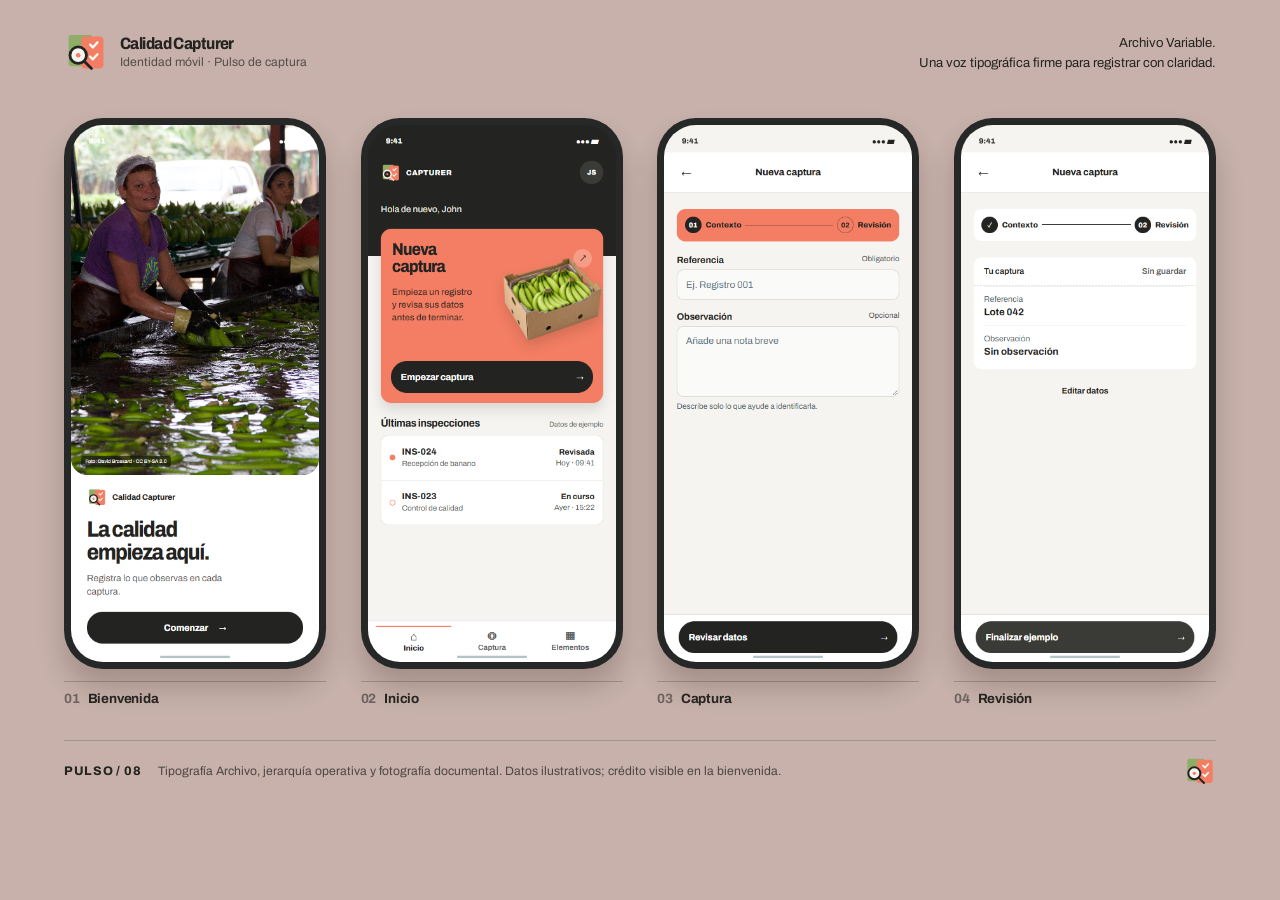
<file: concept/index.html>
<!doctype html>
<html lang="es">
  <head>
    <meta charset="utf-8" />
    <meta name="viewport" content="width=device-width, initial-scale=1" />
    <meta http-equiv="refresh" content="0; url=v08.html" />
    <title>Calidad Capturer · propuesta vigente</title>
    <link rel="canonical" href="v08.html" />
  </head>
  <body>
    <p>La propuesta vigente está en <a href="v08.html">Pulso v0.8</a>.</p>
  </body>
</html>
</file>
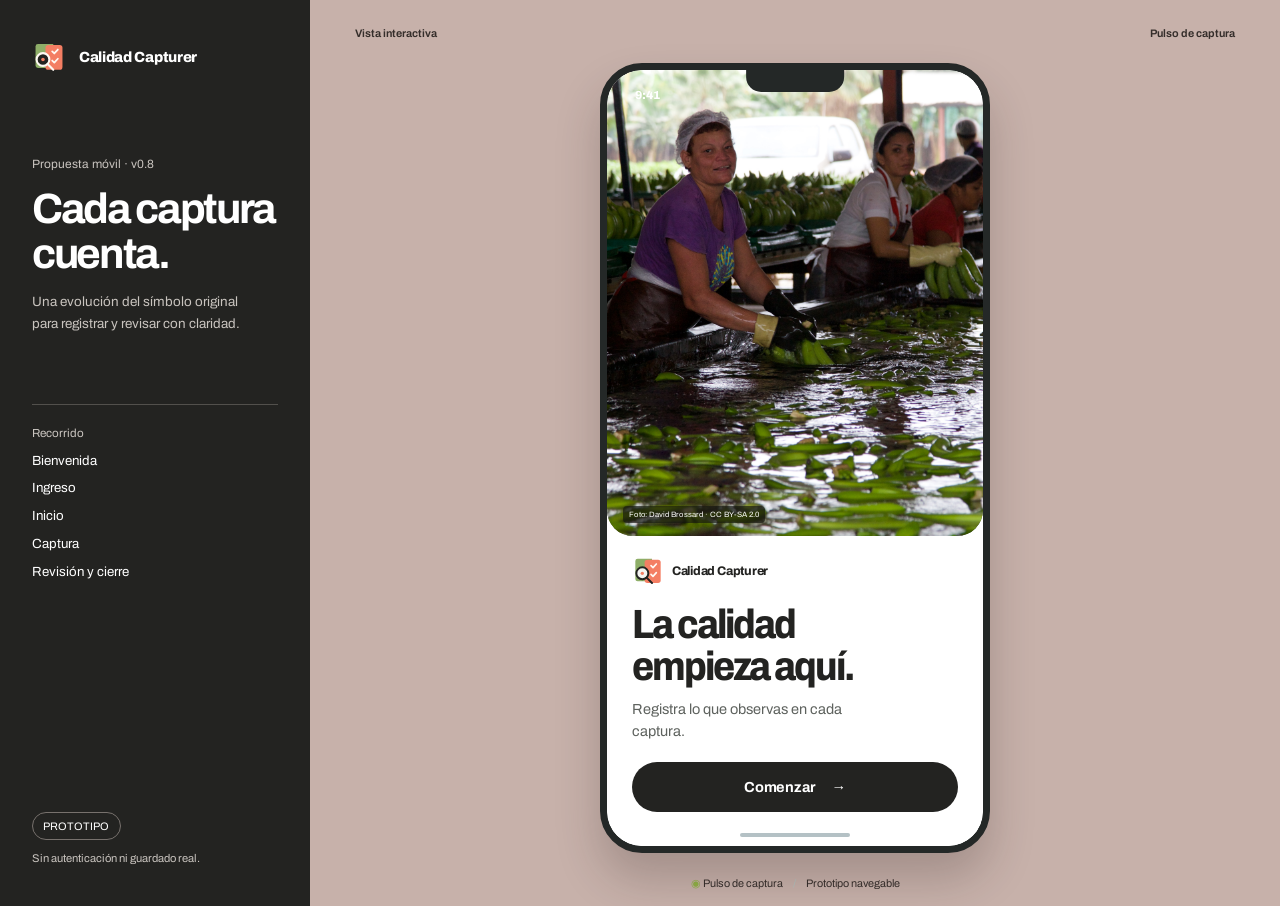
<file: prototype/index.html>
<!doctype html>
<html lang="es">
  <head>
    <meta charset="utf-8" />
    <meta
      name="viewport"
      content="width=device-width, initial-scale=1, viewport-fit=cover"
    />
    <meta name="theme-color" content="#232321" />
    <title>Calidad Capturer · Pulso de captura</title>
    <link rel="icon" href="../assets/icono-capturer-v06.svg" type="image/svg+xml" />
    <link rel="stylesheet" href="app.css?v=08" />
    <script src="app.js?v=08" defer></script>
  </head>
  <body>
    <a class="skip-link" href="#app-content">Saltar al contenido</a>
    <div class="studio-shell">
      <aside class="studio-panel" aria-label="Ficha de la propuesta">
        <div class="studio-logo"><img src="../assets/logo-capturer-light-v06.svg" alt="" /> Calidad Capturer</div>
        <div class="studio-summary"><span>Propuesta móvil · v0.8</span><h1>Cada captura cuenta.</h1><p>Una evolución del símbolo original para registrar y revisar con claridad.</p></div>
        <div class="studio-index"><span>Recorrido</span><p>Bienvenida</p><p>Ingreso</p><p>Inicio</p><p>Captura</p><p>Revisión y cierre</p></div>
        <div class="studio-footer"><span class="demo-badge">PROTOTIPO</span><p>Sin autenticación ni guardado real.</p></div>
      </aside>

      <main id="app-content" class="preview-area" tabindex="-1">
        <div class="preview-topline">
          <span>Vista interactiva</span><span>Pulso de captura</span>
        </div>
        <div class="device-wrap">
          <div class="device" aria-label="Prototipo de aplicación móvil">
            <div class="device-island" aria-hidden="true"></div>
            <div class="device-screen">
              <div class="statusbar" aria-hidden="true">
                <span>9:41</span><span>●●● ▰</span>
              </div>

              <section id="screen-welcome" class="screen screen-welcome is-active" aria-labelledby="welcome-title">
                <div class="welcome-photo"><img src="../assets/welcome-documentary-v05.jpg" alt="Trabajadoras seleccionan y limpian bananos en un área de empaque" /><span class="photo-credit">Foto: David Brossard · CC BY-SA 2.0</span></div>
                <div class="welcome-content"><span class="welcome-brand"><img src="../assets/logo-capturer-ink-v06.svg" alt="" /> Calidad Capturer</span><h2 id="welcome-title">La calidad empieza aquí.</h2><p>Registra lo que observas en cada captura.</p><button type="button" class="button button-dark full-width" data-screen="login">Comenzar <span aria-hidden="true">→</span></button></div>
              </section>

              <section
                id="screen-login"
                class="screen screen-login"
                aria-labelledby="login-title"
                hidden
              >
                <div class="login-brand">
                  <div class="brand-mark">
                    <img src="../assets/logo-capturer-light-v06.svg" alt="" />
                  </div>
                  <span>CALIDAD<br />CAPTURER</span>
                </div>
                <div class="login-content">
                  <h2 id="login-title">Inicia sesión</h2>
                  <p>Tu próxima captura te espera.</p>
                  <form id="login-form" novalidate>
                    <div class="field-group">
                      <label for="email">Correo de acceso</label>
                      <input
                        id="email"
                        name="email"
                        type="email"
                        autocomplete="username"
                        inputmode="email"
                        placeholder="nombre@empresa.com"
                        required
                        aria-describedby="email-error"
                      />
                      <span
                        class="field-error"
                        id="email-error"
                        aria-live="polite"
                      ></span>
                    </div>
                    <div class="field-group">
                      <label for="password">Contraseña</label>
                      <div class="password-wrap">
                        <input
                          id="password"
                          name="password"
                          type="password"
                          autocomplete="current-password"
                          placeholder="Ingresa tu contraseña"
                          required
                          aria-describedby="password-error"
                        /><button
                          type="button"
                          id="toggle-password"
                          class="inline-control"
                          aria-label="Mostrar contraseña"
                          aria-pressed="false"
                        >
                          Ver
                        </button>
                      </div>
                      <span
                        class="field-error"
                        id="password-error"
                        aria-live="polite"
                      ></span>
                    </div>
                    <button
                      type="submit"
                      class="button button-primary login-submit"
                    >
                      <span>Ingresar</span><span aria-hidden="true">↗</span>
                    </button>
                  </form>
                  <p class="login-note">
                    Demostración: cualquier correo válido y contraseña permiten
                    explorar el prototipo.
                  </p>
                </div>
                <div class="login-bottom">Prototipo de identidad móvil</div>
              </section>

              <section
                id="screen-home"
                class="screen screen-app"
                aria-labelledby="home-title"
                hidden
              >
                <header class="app-header">
                  <div class="header-brand">
                    <img src="../assets/logo-capturer-light-v06.svg" alt="" /><span
                      >CAPTURER</span
                    >
                  </div>
                  <button
                    class="icon-button"
                    id="open-profile"
                    type="button"
                    aria-label="Abrir perfil"
                  >
                    <span aria-hidden="true">JS</span>
                  </button>
                </header>
                <div class="app-scroll home-scroll">
                  <div class="home-greeting"><span>Hola de nuevo, John</span><h2 id="home-title" class="visually-hidden">Inicio</h2></div>
                  <section class="work-action" aria-labelledby="new-capture-title">
                    <div class="work-action-heading"><h3 id="new-capture-title">Nueva captura</h3><span class="work-action-icon" aria-hidden="true">↗</span></div>
                    <p>Empieza un registro y revisa sus datos antes de terminar.</p>
                    <img class="work-action-image" src="../assets/banana-box-cutout-v04.png" alt="" />
                    <button id="start-capture" class="button button-dark full-width" type="button">Empezar captura <span aria-hidden="true">→</span></button>
                  </section>
                  <section class="recent-inspections" aria-labelledby="recent-inspections-title"><div class="recent-heading"><h3 id="recent-inspections-title">Últimas inspecciones</h3><span>Datos de ejemplo</span></div><div class="recent-list"><article class="recent-row"><div class="recent-row-main"><span class="recent-status reviewed" aria-hidden="true"></span><div><strong>INS-024</strong><small>Recepción de banano</small></div></div><div class="recent-row-meta"><strong>Revisada</strong><small>Hoy · 09:41</small></div></article><article class="recent-row"><div class="recent-row-main"><span class="recent-status pending" aria-hidden="true"></span><div><strong>INS-023</strong><small>Control de calidad</small></div></div><div class="recent-row-meta"><strong>En curso</strong><small>Ayer · 15:22</small></div></article></div></section>
                </div>
                <nav class="bottom-nav" aria-label="Navegación principal">
                  <button
                    type="button"
                    class="nav-item is-current"
                    data-screen="home"
                    aria-current="page"
                  >
                    <span aria-hidden="true">⌂</span><span>Inicio</span></button
                  ><button type="button" class="nav-item" data-screen="capture">
                    <span aria-hidden="true">◎</span
                    ><span>Captura</span></button
                  ><button
                    type="button"
                    class="nav-item"
                    data-screen="components"
                  >
                    <span aria-hidden="true">▦</span><span>Elementos</span>
                  </button>
                </nav>
              </section>

              <section
                id="screen-capture"
                class="screen screen-app"
                aria-labelledby="capture-title"
                hidden
              >
                <header class="app-header">
                  <button
                    type="button"
                    class="header-back"
                    data-screen="home"
                    aria-label="Volver a inicio"
                  >
                    ←</button
                  ><span class="header-title">Nueva captura</span
                  ><span class="header-spacer"></span>
                </header>
                <div class="app-scroll capture-scroll">
                  <h2 id="capture-title" class="visually-hidden">Contexto de la captura</h2>
                  <div class="sequence-map" aria-label="Paso 1 de 2"><div class="sequence-node active"><span>01</span><strong>Contexto</strong></div><div class="sequence-connector"></div><div class="sequence-node"><span>02</span><strong>Revisión</strong></div></div>
                  <form id="capture-form" novalidate>
                    <div class="field-group field-light">
                      <label for="reference">Referencia <span class="field-qualifier">Obligatorio</span></label
                      ><input
                        id="reference"
                        name="reference"
                        type="text"
                        placeholder="Ej. Registro 001"
                        required
                        aria-describedby="reference-error"
                      /><span
                        class="field-error"
                        id="reference-error"
                        aria-live="polite"
                      ></span>
                    </div>
                    <div class="field-group field-light">
                      <label for="note">Observación <span class="field-qualifier">Opcional</span></label
                      ><textarea
                        id="note"
                        name="note"
                        rows="4"
                        placeholder="Añade una nota breve"
                        aria-describedby="note-help"
                      ></textarea
                      ><span class="field-help" id="note-help"
                        >Describe solo lo que ayude a identificarla.</span
                      >
                    </div>
                  </form>
                </div>
                <div class="capture-action-dock"><button type="submit" form="capture-form" class="button button-dark full-width">Revisar datos <span aria-hidden="true">→</span></button></div>
              </section>

              <section
                id="screen-review"
                class="screen screen-app"
                aria-labelledby="review-title"
                hidden
              >
                <header class="app-header">
                  <button
                    type="button"
                    class="header-back"
                    data-screen="capture"
                    aria-label="Volver a captura"
                  >
                    ←</button
                  ><span class="header-title">Nueva captura</span
                  ><span class="header-spacer"></span>
                </header>
                <div class="app-scroll">
                  <h2 id="review-title" class="visually-hidden">Revisión de la captura</h2>
                  <div class="sequence-map" aria-label="Paso 2 de 2"><div class="sequence-node done"><span>✓</span><strong>Contexto</strong></div><div class="sequence-connector filled"></div><div class="sequence-node active"><span>02</span><strong>Revisión</strong></div></div>
                  <div class="review-card">
                    <div class="review-card-header"><span>Tu captura</span><span>Sin guardar</span></div>
                    <dl>
                      <div>
                        <dt>Referencia</dt>
                        <dd id="review-reference">—</dd>
                      </div>
                      <div>
                        <dt>Observación</dt>
                        <dd id="review-note">Sin observación</dd>
                      </div>
                    </dl>
                  </div>
                  <div class="review-actions">
                    <button
                      type="button"
                      class="button button-quiet full-width"
                      data-screen="capture"
                    >
                      Editar datos
                    </button>
                  </div>
                </div>
                <div class="capture-action-dock"><button id="confirm-demo" type="button" class="button button-dark full-width">Finalizar ejemplo <span aria-hidden="true">→</span></button></div>
              </section>

              <section id="screen-complete" class="screen screen-complete" aria-labelledby="complete-title" hidden>
                <div class="complete-top"><img src="../assets/logo-capturer-light-v06.svg" alt="" /><span>Calidad Capturer</span></div>
                <div class="complete-content"><div class="complete-symbol" aria-hidden="true">✓</div><h2 id="complete-title">Así se completa una captura.</h2><p>Este ejemplo terminó. Los datos no se guardaron.</p></div>
                <div class="complete-bottom"><button type="button" class="button button-coral full-width" data-screen="home">Volver al inicio <span aria-hidden="true">→</span></button></div>
              </section>

              <section
                id="screen-components"
                class="screen screen-app"
                aria-labelledby="components-title"
                hidden
              >
                <header class="app-header">
                  <span class="header-title">Sistema visual</span
                  ><span class="header-spacer"></span>
                </header>
                <div class="app-scroll">
                  <h2 id="components-title" class="page-title">Elementos</h2>
                  <p class="page-subtitle">Acciones y estados del prototipo.</p>
                  <div class="component-section">
                    <span class="eyebrow">Recorrido de captura</span>
                    <div class="sequence-map component-sequence" aria-label="Secuencia de ejemplo"><div class="sequence-node done"><span>✓</span><strong>Contexto</strong></div><div class="sequence-connector filled"></div><div class="sequence-node active"><span>02</span><strong>Revisión</strong></div></div>
                    <p class="component-help">La acción principal permanece al pie del formulario.</p>
                  </div>
                  <div class="component-section">
                    <span class="eyebrow">Acciones</span
                    ><button
                      type="button"
                      class="button button-dark full-width demo-button"
                    >
                      Acción primaria <span aria-hidden="true">↗</span></button
                    ><button
                      type="button"
                      class="button button-outline full-width demo-button"
                    >
                      Acción secundaria</button
                    ><button
                      type="button"
                      class="button button-quiet full-width demo-button"
                    >
                      Acción terciaria</button
                    ><button
                      type="button"
                      class="button button-dark full-width"
                      disabled
                    >
                      Acción no disponible
                    </button>
                  </div>
                  <div class="component-section">
                    <span class="eyebrow">Estados</span>
                    <div class="chip-row">
                      <span class="state-chip chip-success">✓ Confirmado</span
                      ><span class="state-chip chip-pending">◌ Pendiente</span
                      ><span class="state-chip chip-alert">! Atención</span>
                    </div>
                    <p class="component-help">
                      La acción deshabilitada representa una condición aún no
                      cumplida.
                    </p>
                  </div>
                  <div class="component-section">
                    <span class="eyebrow">Contenido y recuperación</span>
                    <div class="state-example">
                      <strong>Sin registros</strong>
                      <p>
                        Inicia una captura para ver contenido en esta sección.
                      </p>
                      <button
                        type="button"
                        class="text-action"
                        data-screen="capture"
                      >
                        Iniciar captura →
                      </button>
                    </div>
                    <div class="state-example">
                      <strong>No se pudo cargar</strong>
                      <p>Comprueba tu conexión e inténtalo de nuevo.</p>
                      <button type="button" class="text-action demo-button">
                        Reintentar →
                      </button>
                    </div>
                    <div class="state-example">
                      <strong>Acceso no disponible</strong>
                      <p>Esta sección requiere una autorización adicional.</p>
                    </div>
                    <div class="state-example state-loading" role="status">
                      <span class="skeleton-line"></span
                      ><span class="skeleton-line short"></span
                      ><span class="visually-hidden"
                        >Cargando contenido de ejemplo</span
                      >
                    </div>
                  </div>
                </div>
                <nav class="bottom-nav" aria-label="Navegación principal">
                  <button type="button" class="nav-item" data-screen="home">
                    <span aria-hidden="true">⌂</span><span>Inicio</span></button
                  ><button type="button" class="nav-item" data-screen="capture">
                    <span aria-hidden="true">◎</span
                    ><span>Captura</span></button
                  ><button
                    type="button"
                    class="nav-item is-current"
                    data-screen="components"
                    aria-current="page"
                  >
                    <span aria-hidden="true">▦</span><span>Elementos</span>
                  </button>
                </nav>
              </section>

              <section
                id="screen-profile"
                class="screen screen-app"
                aria-labelledby="profile-title"
                hidden
              >
                <header class="app-header">
                  <button
                    type="button"
                    class="header-back"
                    data-screen="home"
                    aria-label="Volver a inicio"
                  >
                    ←</button
                  ><span class="header-title">Perfil</span
                  ><span class="header-spacer"></span>
                </header>
                <div class="app-scroll">
                  <h2 id="profile-title" class="page-title">Perfil</h2>
                  <div class="profile-card">
                    <div class="profile-avatar">JS</div>
                    <div>
                      <strong>John</strong
                      ><small>Cuenta de demostración</small>
                    </div>
                  </div>
                  <button
                    id="logout"
                    type="button"
                    class="button button-outline full-width logout-button"
                  >
                    Cerrar sesión <span aria-hidden="true">→</span>
                  </button>
                  <p class="profile-help">Al cerrar sesión volverás a la bienvenida.</p>
                </div>
              </section>
              <div
                id="toast"
                class="toast"
                role="status"
                aria-live="polite"
                hidden
              ></div>
            </div>
            <div class="home-indicator" aria-hidden="true"></div>
          </div>
        </div>
        <div class="preview-caption">
          <span>◉</span> Pulso de captura
          <span class="caption-separator">/</span> Prototipo navegable
        </div>
      </main>
    </div>
  </body>
</html>
</file>
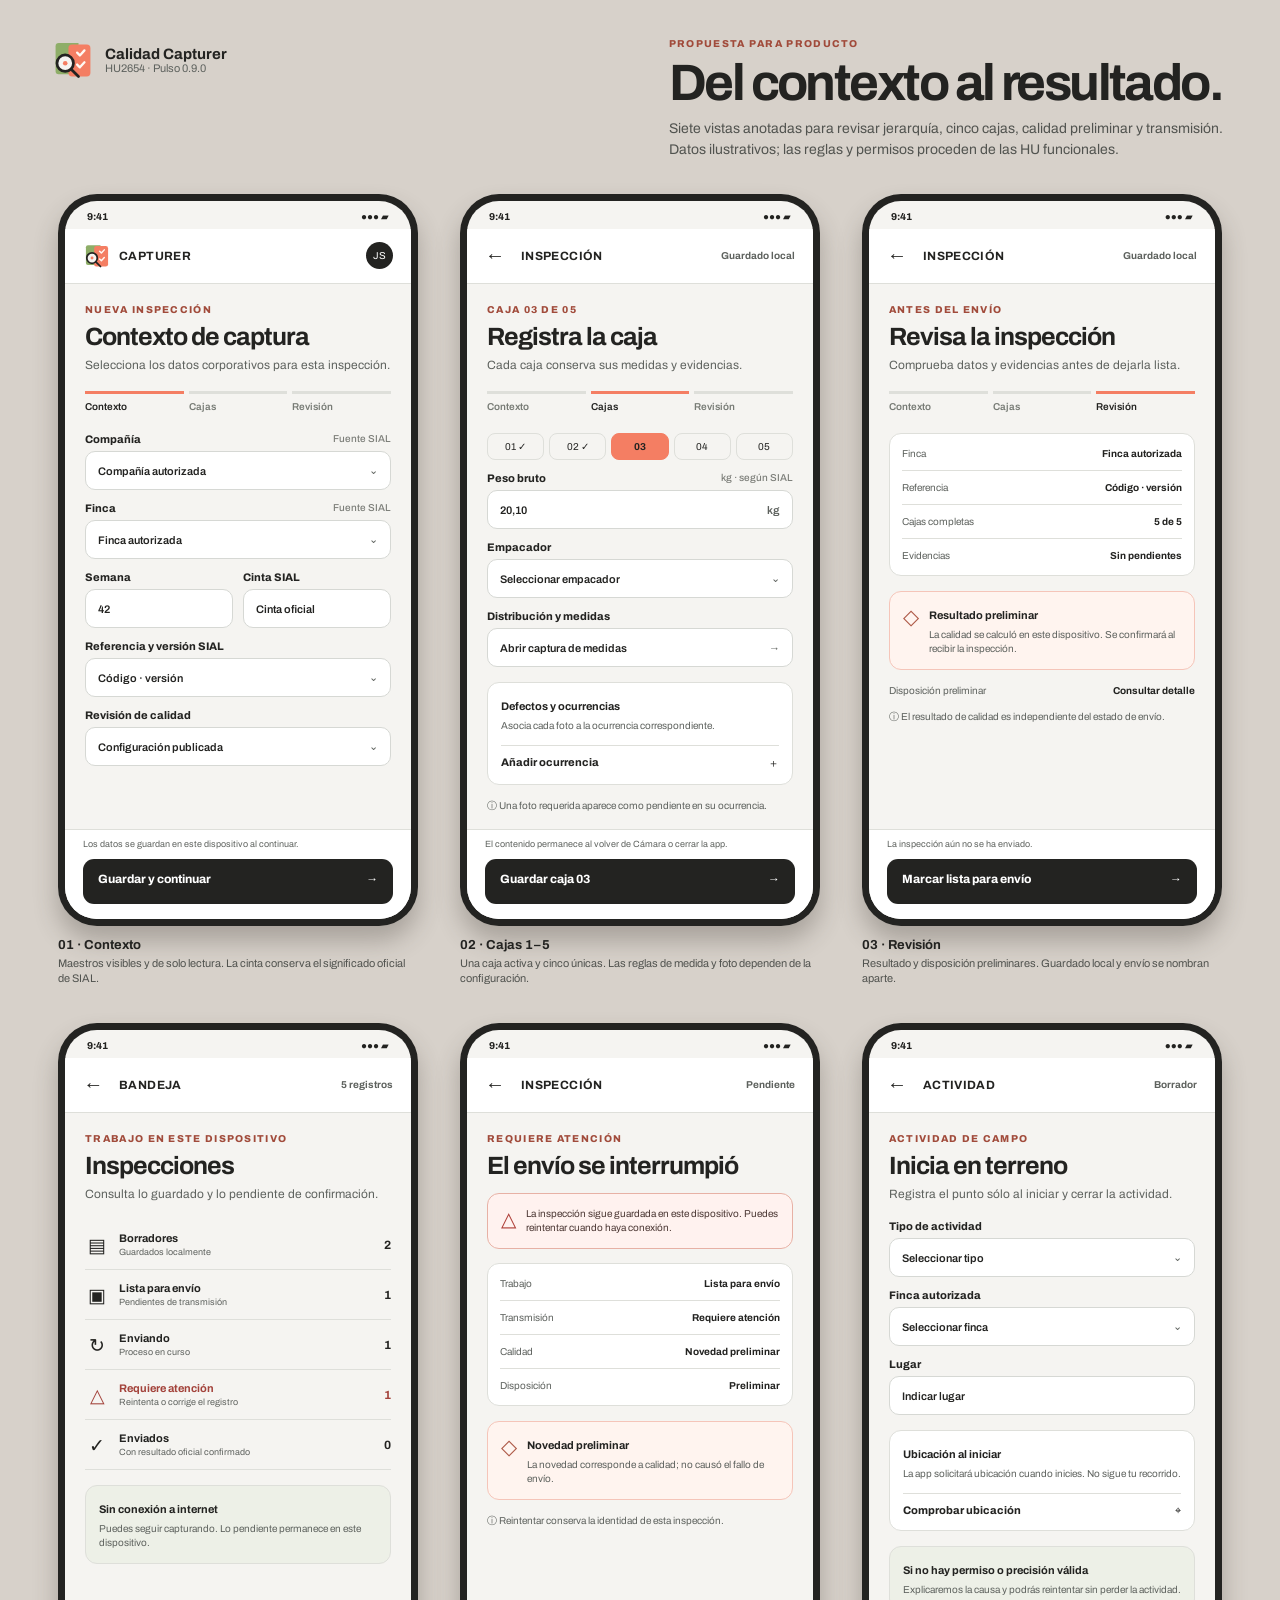
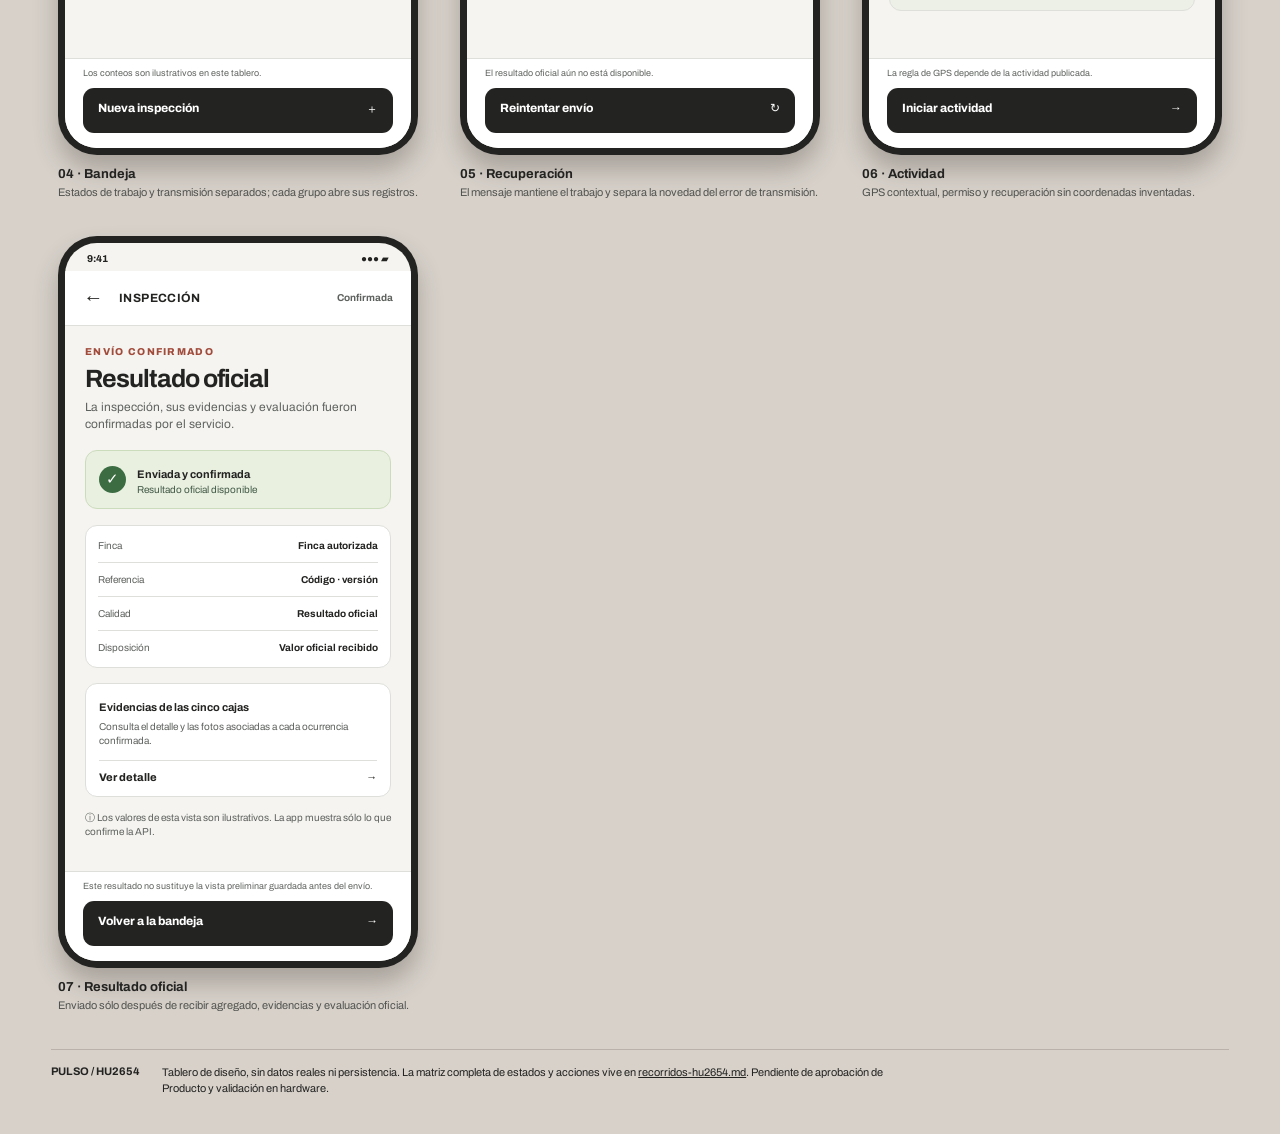
<file: concept/hu2654.html>
<!doctype html>
<html lang="es">
<head>
  <meta charset="utf-8" />
  <meta name="viewport" content="width=device-width, initial-scale=1" />
  <title>Calidad Capturer · HU2654 · Recorrido móvil</title>
  <link rel="stylesheet" href="hu2654.css" />
</head>
<body>
  <main class="board">
    <header class="board-head">
      <div class="brand"><img src="../assets/logo-capturer-ink-v06.svg" alt="" /><div><strong>Calidad Capturer</strong><span>HU2654 · Pulso 0.9.0</span></div></div>
      <div class="intro"><p class="eyebrow">PROPUESTA PARA PRODUCTO</p><h1>Del contexto al resultado.</h1><p>Siete vistas anotadas para revisar jerarquía, cinco cajas, calidad preliminar y transmisión. Datos ilustrativos; las reglas y permisos proceden de las HU funcionales.</p></div>
    </header>
    <section class="screens" aria-label="Vistas propuestas del recorrido móvil">
      <figure>
        <div class="phone"><div class="screen">
          <div class="status">9:41 <span>●●● ▰</span></div><div class="bar"><img src="../assets/logo-capturer-ink-v06.svg" alt="" /><strong>CAPTURER</strong><span class="avatar">JS</span></div>
          <div class="content"><p class="eyebrow">NUEVA INSPECCIÓN</p><h2>Contexto de captura</h2><p class="muted">Selecciona los datos corporativos para esta inspección.</p><div class="steps"><b>Contexto</b><span>Cajas</span><span>Revisión</span></div>
          <label>Compañía <span>Fuente SIAL</span></label><div class="field">Compañía autorizada <em>⌄</em></div><label>Finca <span>Fuente SIAL</span></label><div class="field">Finca autorizada <em>⌄</em></div><div class="field-pair"><div><label>Semana</label><div class="field">42</div></div><div><label>Cinta SIAL</label><div class="field">Cinta oficial</div></div></div><label>Referencia y versión SIAL</label><div class="field">Código · versión <em>⌄</em></div><label>Revisión de calidad</label><div class="field">Configuración publicada <em>⌄</em></div></div>
          <div class="dock"><p>Los datos se guardan en este dispositivo al continuar.</p><div class="action">Guardar y continuar <span>→</span></div></div>
        </div></div><figcaption><strong>01 · Contexto</strong><span>Maestros visibles y de solo lectura. La cinta conserva el significado oficial de SIAL.</span></figcaption>
      </figure>
      <figure>
        <div class="phone"><div class="screen">
          <div class="status">9:41 <span>●●● ▰</span></div><div class="bar"><span class="back">←</span><strong>INSPECCIÓN</strong><span class="bar-note">Guardado local</span></div>
          <div class="content"><p class="eyebrow">CAJA 03 DE 05</p><h2>Registra la caja</h2><p class="muted">Cada caja conserva sus medidas y evidencias.</p><div class="steps"><span>Contexto</span><b>Cajas</b><span>Revisión</span></div><div class="box-index"><span>01 ✓</span><span>02 ✓</span><b>03</b><span>04</span><span>05</span></div>
          <label>Peso bruto <span>kg · según SIAL</span></label><div class="field">20,10 <em>kg</em></div><label>Empacador</label><div class="field">Seleccionar empacador <em>⌄</em></div><label>Distribución y medidas</label><div class="field">Abrir captura de medidas <em>→</em></div><div class="subcard"><strong>Defectos y ocurrencias</strong><p>Asocia cada foto a la ocurrencia correspondiente.</p><div class="subaction">Añadir ocurrencia <span>＋</span></div></div><p class="inline-note">ⓘ Una foto requerida aparece como pendiente en su ocurrencia.</p></div>
          <div class="dock"><p>El contenido permanece al volver de Cámara o cerrar la app.</p><div class="action">Guardar caja 03 <span>→</span></div></div>
        </div></div><figcaption><strong>02 · Cajas 1–5</strong><span>Una caja activa y cinco únicas. Las reglas de medida y foto dependen de la configuración.</span></figcaption>
      </figure>
      <figure>
        <div class="phone"><div class="screen">
          <div class="status">9:41 <span>●●● ▰</span></div><div class="bar"><span class="back">←</span><strong>INSPECCIÓN</strong><span class="bar-note">Guardado local</span></div>
          <div class="content"><p class="eyebrow">ANTES DEL ENVÍO</p><h2>Revisa la inspección</h2><p class="muted">Comprueba datos y evidencias antes de dejarla lista.</p><div class="steps"><span>Contexto</span><span>Cajas</span><b>Revisión</b></div><div class="summary"><div><span>Finca</span><strong>Finca autorizada</strong></div><div><span>Referencia</span><strong>Código · versión</strong></div><div><span>Cajas completas</span><strong>5 de 5</strong></div><div><span>Evidencias</span><strong>Sin pendientes</strong></div></div><div class="quality"><span class="quality-icon">◇</span><div><strong>Resultado preliminar</strong><p>La calidad se calculó en este dispositivo. Se confirmará al recibir la inspección.</p></div></div><div class="disposition"><span>Disposición preliminar</span><strong>Consultar detalle</strong></div><p class="inline-note">ⓘ El resultado de calidad es independiente del estado de envío.</p></div>
          <div class="dock"><p>La inspección aún no se ha enviado.</p><div class="action">Marcar lista para envío <span>→</span></div></div>
        </div></div><figcaption><strong>03 · Revisión</strong><span>Resultado y disposición preliminares. Guardado local y envío se nombran aparte.</span></figcaption>
      </figure>
      <figure>
        <div class="phone"><div class="screen">
          <div class="status">9:41 <span>●●● ▰</span></div><div class="bar"><span class="back">←</span><strong>BANDEJA</strong><span class="bar-note">5 registros</span></div>
          <div class="content"><p class="eyebrow">TRABAJO EN ESTE DISPOSITIVO</p><h2>Inspecciones</h2><p class="muted">Consulta lo guardado y lo pendiente de confirmación.</p><div class="tray-row"><span class="symbol">▤</span><div><strong>Borradores</strong><small>Guardados localmente</small></div><b>2</b></div><div class="tray-row"><span class="symbol">▣</span><div><strong>Lista para envío</strong><small>Pendientes de transmisión</small></div><b>1</b></div><div class="tray-row"><span class="symbol">↻</span><div><strong>Enviando</strong><small>Proceso en curso</small></div><b>1</b></div><div class="tray-row attention"><span class="symbol">△</span><div><strong>Requiere atención</strong><small>Reintenta o corrige el registro</small></div><b>1</b></div><div class="tray-row"><span class="symbol">✓</span><div><strong>Enviados</strong><small>Con resultado oficial confirmado</small></div><b>0</b></div><div class="banner"><strong>Sin conexión a internet</strong><p>Puedes seguir capturando. Lo pendiente permanece en este dispositivo.</p></div></div>
          <div class="dock"><p>Los conteos son ilustrativos en este tablero.</p><div class="action">Nueva inspección <span>＋</span></div></div>
        </div></div><figcaption><strong>04 · Bandeja</strong><span>Estados de trabajo y transmisión separados; cada grupo abre sus registros.</span></figcaption>
      </figure>
      <figure>
        <div class="phone"><div class="screen">
          <div class="status">9:41 <span>●●● ▰</span></div><div class="bar"><span class="back">←</span><strong>INSPECCIÓN</strong><span class="bar-note">Pendiente</span></div>
          <div class="content"><p class="eyebrow">REQUIERE ATENCIÓN</p><h2>El envío se interrumpió</h2><div class="alert"><span>△</span><p>La inspección sigue guardada en este dispositivo. Puedes reintentar cuando haya conexión.</p></div><div class="summary"><div><span>Trabajo</span><strong>Lista para envío</strong></div><div><span>Transmisión</span><strong>Requiere atención</strong></div><div><span>Calidad</span><strong>Novedad preliminar</strong></div><div><span>Disposición</span><strong>Preliminar</strong></div></div><div class="quality"><span class="quality-icon">◇</span><div><strong>Novedad preliminar</strong><p>La novedad corresponde a calidad; no causó el fallo de envío.</p></div></div><p class="inline-note">ⓘ Reintentar conserva la identidad de esta inspección.</p></div>
          <div class="dock"><p>El resultado oficial aún no está disponible.</p><div class="action">Reintentar envío <span>↻</span></div></div>
        </div></div><figcaption><strong>05 · Recuperación</strong><span>El mensaje mantiene el trabajo y separa la novedad del error de transmisión.</span></figcaption>
      </figure>
      <figure>
        <div class="phone"><div class="screen">
          <div class="status">9:41 <span>●●● ▰</span></div><div class="bar"><span class="back">←</span><strong>ACTIVIDAD</strong><span class="bar-note">Borrador</span></div>
          <div class="content"><p class="eyebrow">ACTIVIDAD DE CAMPO</p><h2>Inicia en terreno</h2><p class="muted">Registra el punto sólo al iniciar y cerrar la actividad.</p><label>Tipo de actividad</label><div class="field">Seleccionar tipo <em>⌄</em></div><label>Finca autorizada</label><div class="field">Seleccionar finca <em>⌄</em></div><label>Lugar</label><div class="field">Indicar lugar</div><div class="subcard"><strong>Ubicación al iniciar</strong><p>La app solicitará ubicación cuando inicies. No sigue tu recorrido.</p><div class="subaction">Comprobar ubicación <span>⌖</span></div></div><div class="banner"><strong>Si no hay permiso o precisión válida</strong><p>Explicaremos la causa y podrás reintentar sin perder la actividad.</p></div></div>
          <div class="dock"><p>La regla de GPS depende de la actividad publicada.</p><div class="action">Iniciar actividad <span>→</span></div></div>
        </div></div><figcaption><strong>06 · Actividad</strong><span>GPS contextual, permiso y recuperación sin coordenadas inventadas.</span></figcaption>
      </figure>
      <figure>
        <div class="phone"><div class="screen">
          <div class="status">9:41 <span>●●● ▰</span></div><div class="bar"><span class="back">←</span><strong>INSPECCIÓN</strong><span class="bar-note">Confirmada</span></div>
          <div class="content"><p class="eyebrow">ENVÍO CONFIRMADO</p><h2>Resultado oficial</h2><p class="muted">La inspección, sus evidencias y evaluación fueron confirmadas por el servicio.</p><div class="official"><span>✓</span><div><strong>Enviada y confirmada</strong><p>Resultado oficial disponible</p></div></div><div class="summary"><div><span>Finca</span><strong>Finca autorizada</strong></div><div><span>Referencia</span><strong>Código · versión</strong></div><div><span>Calidad</span><strong>Resultado oficial</strong></div><div><span>Disposición</span><strong>Valor oficial recibido</strong></div></div><div class="subcard"><strong>Evidencias de las cinco cajas</strong><p>Consulta el detalle y las fotos asociadas a cada ocurrencia confirmada.</p><div class="subaction">Ver detalle <span>→</span></div></div><p class="inline-note">ⓘ Los valores de esta vista son ilustrativos. La app muestra sólo lo que confirme la API.</p></div>
          <div class="dock"><p>Este resultado no sustituye la vista preliminar guardada antes del envío.</p><div class="action">Volver a la bandeja <span>→</span></div></div>
        </div></div><figcaption><strong>07 · Resultado oficial</strong><span>Enviado sólo después de recibir agregado, evidencias y evaluación oficial.</span></figcaption>
      </figure>
    </section>
    <footer><strong>PULSO / HU2654</strong><p>Tablero de diseño, sin datos reales ni persistencia. La matriz completa de estados y acciones vive en <a href="../docs/recorridos-hu2654.md">recorridos-hu2654.md</a>. Pendiente de aprobación de Producto y validación en hardware.</p></footer>
  </main>
</body>
</html>
</file>
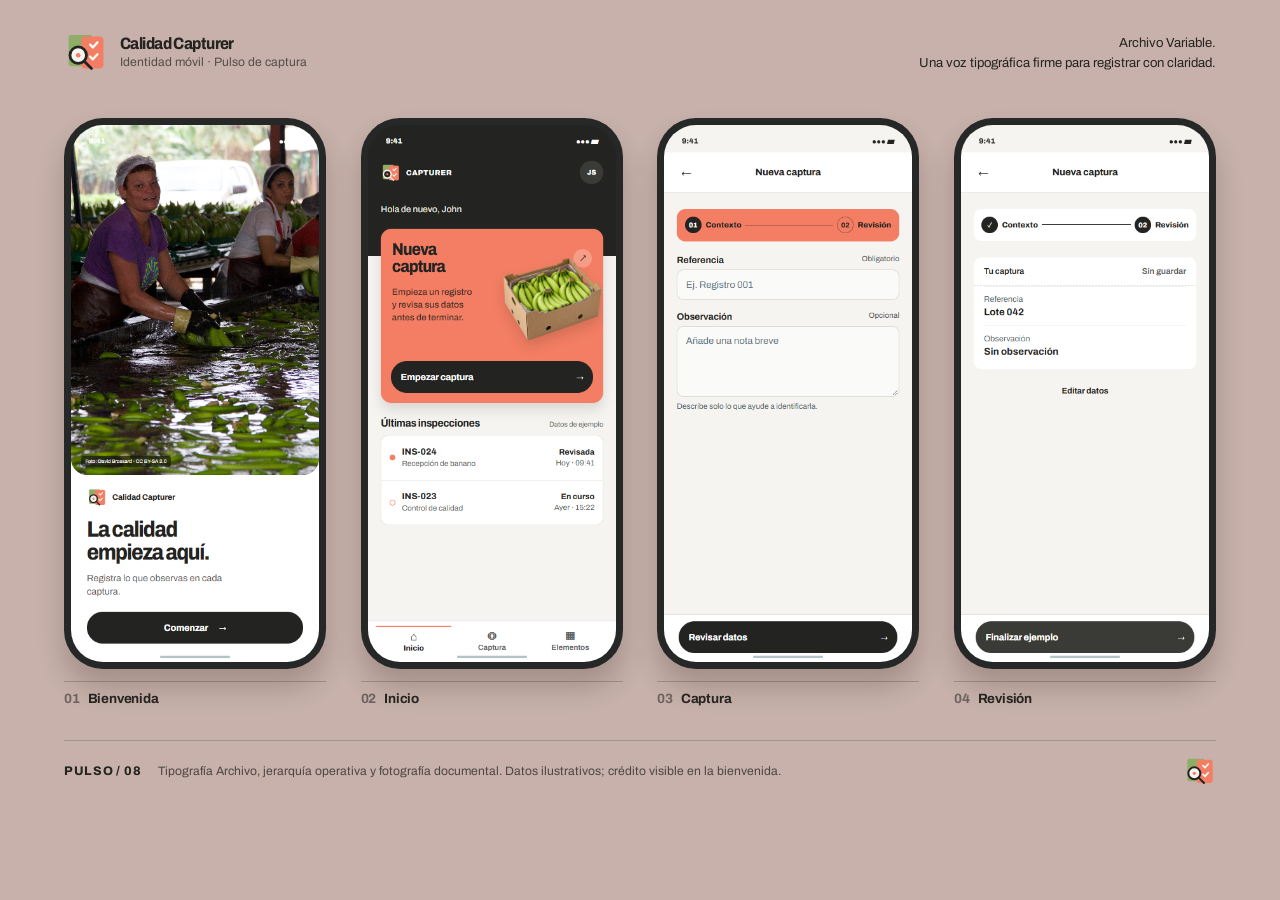
<file: concept/v08.html>
<!doctype html>
<html lang="es">
  <head>
    <meta charset="utf-8" />
    <meta name="viewport" content="width=device-width, initial-scale=1" />
    <title>Calidad Capturer · Pulso v0.8</title>
    <link rel="stylesheet" href="board.css" />

  </head>
  <body>
    <main class="board">
      <header class="board-header"><div class="identity"><img src="../assets/logo-capturer-ink-v06.svg" alt="" /><div><strong>Calidad Capturer</strong><span>Identidad móvil · Pulso de captura</span></div></div><p>Archivo Variable.<br />Una voz tipográfica firme para registrar con claridad.</p></header>
      <div class="phones" aria-label="Cuatro pantallas de la propuesta móvil">
        <figure><div class="phone"><img src="../evidence/pulso-v08-welcome.png" alt="Bienvenida con fotografía documental y titular de mayor presencia" /></div><figcaption><span>01</span> Bienvenida</figcaption></figure>
        <figure><div class="phone"><img src="../evidence/pulso-v08-home.png" alt="Inicio con tarjeta coral, tipografía renovada e historial de ejemplo" /></div><figcaption><span>02</span> Inicio</figcaption></figure>
        <figure><div class="phone"><img src="../evidence/pulso-v08-capture.png" alt="Formulario de contexto con etiquetas y campos más legibles" /></div><figcaption><span>03</span> Captura</figcaption></figure>
        <figure><div class="phone"><img src="../evidence/pulso-v08-review.png" alt="Revisión con jerarquía clara entre etiquetas y valores" /></div><figcaption><span>04</span> Revisión</figcaption></figure>
      </div>
      <footer class="board-footer"><span>PULSO / 08</span><p>Tipografía Archivo, jerarquía operativa y fotografía documental. Datos ilustrativos; crédito visible en la bienvenida.</p><img src="../assets/logo-capturer-ink-v06.svg" alt="" /></footer>
    </main>
  </body>
</html>
</file>
<file: prototype/app.css>
:root {
  color-scheme: light;
  --ink: #10283f;
  --ink-soft: #506172;
  --paper: #f7f8f3;
  --white: #fff;
  --lime: #d8f178;
  --lime-dark: #a6cf3b;
  --line: #dce3e3;
  --error: #ad3d35;
  --font:
    Inter, ui-sans-serif, -apple-system, BlinkMacSystemFont, "Segoe UI",
    sans-serif;
  --ease: cubic-bezier(0.23, 1, 0.32, 1);
}
* {
  box-sizing: border-box;
}
html {
  font-family: var(--font);
}
body {
  margin: 0;
  background: #e9eeec;
  color: var(--ink);
}
button,
input,
textarea {
  font: inherit;
}
button {
  cursor: pointer;
}
button:disabled {
  cursor: not-allowed;
}
.skip-link {
  position: fixed;
  left: 1rem;
  top: -4rem;
  z-index: 30;
  background: var(--lime);
  color: var(--ink);
  padding: 0.7rem 1rem;
  border-radius: 0.5rem;
}
.skip-link:focus {
  top: 1rem;
}
:focus-visible {
  outline: 3px solid #74a923;
  outline-offset: 3px;
}
h1,
h2,
h3,
p {
  margin-top: 0;
}
.studio-shell {
  min-height: 100vh;
  display: grid;
  grid-template-columns: minmax(330px, 42%) 1fr;
}
.studio-panel {
  min-height: 100vh;
  background: var(--ink);
  color: #f7f8f3;
  padding: clamp(2rem, 5vw, 5.5rem);
  display: flex;
  flex-direction: column;
  position: relative;
  overflow: hidden;
}
.studio-panel:before {
  content: "";
  width: 42vw;
  height: 42vw;
  border: 1px solid rgba(216, 241, 120, 0.11);
  border-radius: 50%;
  position: absolute;
  right: -22vw;
  bottom: -15vw;
  box-shadow:
    0 0 0 5vw rgba(216, 241, 120, 0.025),
    0 0 0 12vw rgba(216, 241, 120, 0.018);
  pointer-events: none;
}
.studio-kicker,
.eyebrow {
  font-size: 0.68rem;
  font-weight: 800;
  letter-spacing: 0.16em;
}
.studio-kicker {
  display: flex;
  gap: 0.6rem;
  align-items: center;
  color: var(--lime);
}
.signal-dot {
  height: 7px;
  width: 7px;
  background: var(--lime);
  border-radius: 50%;
  box-shadow: 0 0 0 5px rgba(216, 241, 120, 0.12);
}
.studio-logo {
  display: flex;
  align-items: center;
  gap: 0.8rem;
  margin-top: 4.5rem;
  font-size: 1.04rem;
  font-weight: 800;
  letter-spacing: -0.035em;
}
.studio-logo img {
  width: 38px;
  height: 38px;
  border-radius: 10px;
}
.studio-panel h1 {
  font-size: clamp(3.1rem, 5.2vw, 6rem);
  line-height: 1.01;
  letter-spacing: -0.055em;
  margin: 4rem 0 1.4rem;
  max-width: 8ch;
}
.studio-panel h1 em,
.page-title em {
  font-style: normal;
  color: var(--lime);
}
.studio-intro {
  font-size: 1rem;
  line-height: 1.75;
  color: #bdcbd0;
  max-width: 34rem;
}
.studio-intro strong {
  color: var(--white);
  font-weight: 600;
}
.studio-facts {
  border-top: 1px solid rgba(255, 255, 255, 0.16);
  display: grid;
  grid-template-columns: repeat(3, 1fr);
  gap: 1rem;
  margin-top: 3rem;
  padding-top: 1.5rem;
  max-width: 35rem;
}
.studio-facts span {
  color: var(--lime);
  font-size: 0.75rem;
  font-weight: 800;
}
.studio-facts p {
  font-size: 0.8rem;
  margin: 0.65rem 0 0;
  line-height: 1.4;
  color: #d9e1df;
}
.studio-footer {
  margin-top: auto;
  padding-top: 3rem;
  display: flex;
  align-items: center;
  gap: 1rem;
  color: #98abb2;
  font-size: 0.73rem;
}
.studio-footer p {
  margin: 0;
  line-height: 1.45;
}
.demo-badge {
  border: 1px solid #6c8187;
  border-radius: 100px;
  padding: 0.45rem 0.65rem;
  font-size: 0.6rem;
  letter-spacing: 0.12em;
  color: #d8e3e0;
  white-space: nowrap;
}
.preview-area {
  display: flex;
  align-items: center;
  flex-direction: column;
  min-width: 0;
  padding: 2rem 2rem 1.2rem;
  background: radial-gradient(
    circle at 50% 42%,
    #fff 0,
    #eff3f0 48%,
    #e7ece9 100%
  );
}
.preview-topline {
  width: 100%;
  display: flex;
  justify-content: space-between;
  color: #7a8c8e;
  font-size: 0.62rem;
  font-weight: 800;
  letter-spacing: 0.15em;
}
.device-wrap {
  display: flex;
  align-items: center;
  justify-content: center;
  flex: 1;
  width: 100%;
  padding: 1.5rem 0;
}
.device {
  width: min(390px, 100%);
  height: min(820px, calc(100vh - 120px));
  min-height: 630px;
  border: 9px solid #142c42;
  background: #142c42;
  border-radius: 52px;
  box-shadow:
    0 38px 80px rgba(11, 37, 51, 0.21),
    0 12px 22px rgba(11, 37, 51, 0.13);
  position: relative;
  padding: 5px;
  overflow: hidden;
}
.device-island {
  position: absolute;
  z-index: 12;
  width: 29%;
  height: 27px;
  border-radius: 0 0 18px 18px;
  background: #142c42;
  top: 0;
  left: 50%;
  transform: translateX(-50%);
}
.device-screen {
  height: 100%;
  border-radius: 39px;
  overflow: hidden;
  position: relative;
  background: var(--paper);
}
.statusbar {
  height: 43px;
  position: absolute;
  z-index: 11;
  top: 0;
  left: 0;
  right: 0;
  display: flex;
  align-items: center;
  justify-content: space-between;
  padding: 8px 27px 0;
  font-size: 0.73rem;
  font-weight: 800;
  pointer-events: none;
  color: var(--ink);
}
.device-screen:has(.screen-login.is-active) .statusbar {
  color: #fff;
}
.home-indicator {
  width: 110px;
  height: 4px;
  border-radius: 4px;
  background: #edf0ef;
  position: absolute;
  bottom: 9px;
  left: 50%;
  transform: translateX(-50%);
  z-index: 15;
}
.screen {
  position: absolute;
  inset: 0;
  padding-top: 43px;
  overflow: hidden;
}
.screen[hidden] {
  display: none !important;
}
.screen.is-active {
  animation: screen-enter 0.24s var(--ease) both;
}
@keyframes screen-enter {
  from {
    opacity: 0;
    transform: translateX(12px);
  }
  to {
    opacity: 1;
    transform: translateX(0);
  }
}
.screen-login {
  background: #10283f;
  color: #fff;
  display: flex;
  flex-direction: column;
}
.login-glow {
  position: absolute;
  width: 470px;
  height: 470px;
  border-radius: 50%;
  right: -200px;
  top: -170px;
  border: 1px solid rgba(216, 241, 120, 0.16);
  box-shadow:
    0 0 0 60px rgba(216, 241, 120, 0.027),
    0 0 0 135px rgba(216, 241, 120, 0.018);
  pointer-events: none;
}
.login-brand {
  display: flex;
  gap: 0.55rem;
  align-items: center;
  padding: 2.2rem 1.8rem 0;
  font-size: 0.65rem;
  font-weight: 800;
  line-height: 1.12;
  letter-spacing: 0.095em;
  z-index: 1;
}
.brand-mark img {
  width: 39px;
  height: 39px;
  border-radius: 10px;
}
.login-content {
  z-index: 1;
  margin: auto 0;
  padding: 0 1.8rem;
}
.eyebrow {
  color: #65978d;
  margin: 0 0 0.9rem;
}
.eyebrow.light {
  color: var(--lime);
}
.login-content h2 {
  font-size: 2.75rem;
  line-height: 1.03;
  letter-spacing: -0.055em;
  margin: 0 0 0.75rem;
}
.login-content > p {
  color: #afc0c5;
  font-size: 0.87rem;
  line-height: 1.5;
  margin-bottom: 2rem;
}
.field-group {
  display: flex;
  flex-direction: column;
  gap: 0.5rem;
  margin-bottom: 1rem;
}
.field-group label {
  font-size: 0.71rem;
  font-weight: 750;
  letter-spacing: 0.015em;
}
.field-group input,
.field-group textarea {
  width: 100%;
  border: 1px solid #607789;
  background: #284258;
  color: #fff;
  border-radius: 13px;
  padding: 0.9rem 1rem;
  min-height: 49px;
  font-size: 0.82rem;
  outline: none;
  transition:
    border-color 0.15s,
    box-shadow 0.15s;
}
.field-group input::placeholder,
.field-group textarea::placeholder {
  color: #bdcbd1;
}
.field-group input:focus,
.field-group textarea:focus {
  border-color: var(--lime);
  box-shadow: 0 0 0 3px rgba(216, 241, 120, 0.2);
}
.field-group input[aria-invalid="true"] {
  border-color: #ffaaa4;
}
.field-error {
  color: #ffc0b9;
  font-size: 0.7rem;
  min-height: 0;
}
.field-error:empty {
  display: none;
}
.password-wrap {
  position: relative;
}
.password-wrap input {
  padding-right: 5rem;
}
.inline-control {
  position: absolute;
  right: 0.6rem;
  top: 50%;
  transform: translateY(-50%);
  border: 0;
  background: transparent;
  color: var(--lime);
  font-size: 0.72rem;
  font-weight: 700;
  padding: 0.55rem;
  min-width: 45px;
  min-height: 40px;
}
.login-submit {
  margin-top: 0.4rem;
  width: 100%;
}
.login-content .login-note {
  font-size: 0.65rem;
  color: #9fb3b8;
  margin: 1.1rem 0 0;
}
.login-bottom {
  padding: 0 1.8rem 1.8rem;
  font-size: 0.64rem;
  color: #7e9aa5;
}
.button {
  min-height: 48px;
  border-radius: 14px;
  border: 1px solid transparent;
  display: flex;
  align-items: center;
  justify-content: space-between;
  gap: 1rem;
  padding: 0.75rem 1rem;
  font-size: 0.81rem;
  font-weight: 750;
  transition:
    transform 0.14s var(--ease),
    background-color 0.18s,
    color 0.18s,
    border-color 0.18s;
}
.button:active:not(:disabled) {
  transform: scale(0.98);
}
.button-primary,
.button-lime {
  background: var(--lime);
  color: #142b36;
}
.button-primary:hover,
.button-lime:hover {
  background: #e7fa9f;
}
.button-dark {
  background: var(--ink);
  color: #fff;
}
.button-dark:hover {
  background: #25445d;
}
.button-outline {
  background: transparent;
  color: var(--ink);
  border-color: #aebec0;
}
.button-outline:hover {
  background: #e9efeb;
}
.button-quiet {
  background: transparent;
  color: var(--ink);
  justify-content: center;
}
.button-quiet:hover {
  background: #e9efeb;
}
.button:disabled {
  opacity: 0.43;
}
.full-width {
  width: 100%;
}
.screen-app {
  background: var(--paper);
  display: flex;
  flex-direction: column;
}
.app-header {
  height: 63px;
  flex: none;
  display: flex;
  align-items: center;
  justify-content: space-between;
  padding: 0 1.4rem;
  border-bottom: 1px solid #e6ece8;
}
.header-brand {
  display: flex;
  align-items: center;
  gap: 0.55rem;
  font-size: 0.67rem;
  font-weight: 850;
  letter-spacing: 0.11em;
}
.header-brand img {
  width: 31px;
  height: 31px;
  border-radius: 9px;
}
.icon-button {
  height: 37px;
  width: 37px;
  min-height: 37px;
  border-radius: 50%;
  border: 1px solid #cbd8d7;
  background: #edf3ee;
  color: var(--ink);
  font-size: 0.7rem;
  font-weight: 800;
}
.header-back {
  border: 0;
  background: transparent;
  color: var(--ink);
  font-size: 1.45rem;
  width: 44px;
  height: 44px;
  text-align: left;
}
.header-title {
  font-size: 0.78rem;
  font-weight: 800;
}
.header-spacer {
  width: 44px;
}
.app-scroll {
  overflow: auto;
  scrollbar-width: thin;
  flex: 1;
  padding: 1.55rem 1.45rem 2rem;
}
.page-title {
  font-size: 2.5rem;
  line-height: 1.04;
  letter-spacing: -0.055em;
  margin: 0 0 0.65rem;
}
.page-title em {
  color: #72953e;
}
.page-subtitle {
  font-size: 0.8rem;
  line-height: 1.5;
  color: var(--ink-soft);
  margin: 0 0 1.55rem;
}
.hero-card {
  background: var(--ink);
  color: #fff;
  min-height: 240px;
  border-radius: 24px;
  padding: 1.25rem;
  display: flex;
  flex-direction: column;
  justify-content: space-between;
  overflow: hidden;
  position: relative;
  box-shadow: 0 12px 24px rgba(16, 40, 63, 0.12);
}
.hero-card:before {
  content: "";
  height: 210px;
  width: 210px;
  border-radius: 50%;
  border: 1px solid rgba(216, 241, 120, 0.2);
  position: absolute;
  right: -70px;
  top: -75px;
  box-shadow:
    0 0 0 35px rgba(216, 241, 120, 0.035),
    0 0 0 75px rgba(216, 241, 120, 0.02);
}
.hero-card-top {
  display: flex;
  justify-content: space-between;
  align-items: center;
  z-index: 1;
}
.pill {
  display: flex;
  align-items: center;
  gap: 0.35rem;
  color: #dbeda5;
  border: 1px solid rgba(216, 241, 120, 0.3);
  border-radius: 100px;
  font-size: 0.55rem;
  font-weight: 800;
  letter-spacing: 0.1em;
  padding: 0.45rem 0.65rem;
}
.pill-dot {
  height: 5px;
  width: 5px;
  border-radius: 50%;
  background: var(--lime);
}
.hero-orbit {
  font-size: 2.2rem;
  color: var(--lime);
  line-height: 1;
}
.hero-card h3 {
  font-size: 1.45rem;
  letter-spacing: -0.035em;
  margin: 0 0 0.35rem;
}
.hero-card p {
  font-size: 0.72rem;
  color: #bbccd0;
  max-width: 21ch;
  line-height: 1.5;
  margin: 0;
}
.hero-card .button {
  min-height: 42px;
  font-size: 0.7rem;
  z-index: 1;
}
.section-heading {
  display: flex;
  justify-content: space-between;
  align-items: center;
  margin: 1.75rem 0 0.5rem;
}
.section-heading h3 {
  font-size: 0.9rem;
  margin: 0;
  letter-spacing: -0.02em;
}
.section-heading span {
  font-size: 0.55rem;
  font-weight: 800;
  letter-spacing: 0.12em;
  color: #8b9c9c;
}
.status-list {
  border-top: 1px solid var(--line);
}
.status-row {
  display: flex;
  align-items: center;
  gap: 0.75rem;
  padding: 0.8rem 0;
  border-bottom: 1px solid var(--line);
}
.status-symbol {
  width: 33px;
  height: 33px;
  border-radius: 10px;
  display: grid;
  place-items: center;
  flex: none;
  font-size: 0.85rem;
  font-weight: 800;
}
.status-success {
  background: #e0efc5;
  color: #3a661f;
}
.status-pending {
  background: #e4edea;
  color: #39736d;
}
.status-error {
  background: #f6e8db;
  color: #92572f;
}
.status-row div {
  display: flex;
  flex-direction: column;
  gap: 0.15rem;
}
.status-row strong {
  font-size: 0.72rem;
}
.status-row small {
  font-size: 0.65rem;
  color: #768989;
}
.status-arrow {
  margin-left: auto;
  color: #9badad;
}
.bottom-nav {
  min-height: 66px;
  flex: none;
  display: flex;
  justify-content: space-around;
  align-items: center;
  background: #fff;
  border-top: 1px solid #e0e7e4;
  padding-bottom: 5px;
}
.nav-item {
  background: none;
  border: 0;
  display: flex;
  flex-direction: column;
  align-items: center;
  justify-content: center;
  gap: 0.18rem;
  color: #839398;
  font-size: 0.58rem;
  font-weight: 700;
  min-width: 68px;
  min-height: 49px;
  border-radius: 10px;
}
.nav-item span:first-child {
  font-size: 1.25rem;
  line-height: 1;
}
.nav-item.is-current {
  color: var(--ink);
}
.nav-item.is-current span:first-child {
  color: #7a9e3c;
}
.progress-track {
  height: 5px;
  background: #dce7df;
  border-radius: 10px;
  margin: 1.4rem 0 2rem;
  overflow: hidden;
}
.progress-track span {
  display: block;
  width: 50%;
  height: 100%;
  background: #9ac33d;
}
.progress-track.complete span {
  width: 100%;
}
.field-light label {
  color: var(--ink);
}
.field-light input,
.field-light textarea {
  background: #fff;
  color: var(--ink);
  border-color: #cdd8d5;
  resize: vertical;
}
.field-light input::placeholder,
.field-light textarea::placeholder {
  color: #7a898f;
}
.field-light input:focus,
.field-light textarea:focus {
  border-color: #678c4e;
  box-shadow: 0 0 0 3px rgba(166, 207, 59, 0.18);
}
.field-light .field-error {
  color: var(--error);
}
.field-help {
  font-size: 0.65rem;
  color: #718184;
  line-height: 1.4;
}
.inline-info {
  display: flex;
  gap: 0.7rem;
  border: 1px solid #d6e4d8;
  background: #edf5e9;
  border-radius: 13px;
  padding: 0.8rem;
  margin: 1.4rem 0;
}
.inline-info span {
  color: #5d8f37;
}
.inline-info p {
  font-size: 0.68rem;
  line-height: 1.5;
  margin: 0;
  color: #48615b;
}
.review-card,
.profile-card {
  background: #fff;
  border: 1px solid #e0e9e5;
  border-radius: 18px;
  padding: 1.2rem;
}
.review-card dl {
  margin: 0.7rem 0 0;
}
.review-card dl div {
  display: flex;
  justify-content: space-between;
  gap: 1rem;
  padding: 0.8rem 0;
  border-top: 1px solid #e8eeeb;
  font-size: 0.7rem;
}
.review-card dt {
  color: #718386;
}
.review-card dd {
  text-align: right;
  margin: 0;
  max-width: 60%;
  overflow-wrap: anywhere;
  font-weight: 700;
}
.review-actions {
  margin-top: 1.5rem;
  display: grid;
  gap: 0.35rem;
}
.component-section {
  border-top: 1px solid var(--line);
  padding: 1.3rem 0;
  display: grid;
  gap: 0.55rem;
}
.component-section .eyebrow {
  margin-bottom: 0.3rem;
}
.chip-row {
  display: flex;
  flex-wrap: wrap;
  gap: 0.45rem;
}
.state-chip {
  font-size: 0.62rem;
  font-weight: 750;
  border-radius: 100px;
  padding: 0.5rem 0.7rem;
}
.chip-success {
  background: #e0efc5;
  color: #3a661f;
}
.chip-pending {
  background: #e4edea;
  color: #39736d;
}
.chip-alert {
  background: #f6e8db;
  color: #92572f;
}
.material-card {
  position: relative;
  overflow: hidden;
  background: #e9f1e9;
  border: 1px solid #d7e4dc;
  border-radius: 17px;
  min-height: 108px;
  padding: 1rem;
}
.material-card strong {
  font-size: 0.82rem;
}
.material-card p {
  font-size: 0.67rem;
  line-height: 1.5;
  max-width: 22ch;
  color: #607273;
  margin: 0.4rem 0 0;
}
.material-orbit {
  position: absolute;
  right: -0.2rem;
  top: 0.1rem;
  font-size: 5.5rem;
  color: #bdd9af;
  line-height: 1;
}
.profile-card {
  display: flex;
  align-items: center;
  gap: 0.8rem;
  margin: 1.7rem 0;
}
.profile-avatar {
  width: 44px;
  height: 44px;
  display: grid;
  place-items: center;
  border-radius: 14px;
  background: var(--lime);
  font-size: 0.8rem;
  font-weight: 850;
}
.profile-card div:last-child {
  display: grid;
  gap: 0.2rem;
}
.profile-card strong {
  font-size: 0.74rem;
}
.profile-card small {
  font-size: 0.64rem;
  color: #7c8b8e;
}
.logout-button {
  margin: 1.2rem 0;
}
.profile-help {
  font-size: 0.7rem;
  color: #718184;
  line-height: 1.55;
}
.toast {
  position: absolute;
  z-index: 20;
  bottom: 86px;
  left: 20px;
  right: 20px;
  background: #10283f;
  color: #fff;
  padding: 0.8rem 1rem;
  border-radius: 13px;
  box-shadow: 0 12px 22px rgba(0, 0, 0, 0.18);
  font-size: 0.7rem;
  line-height: 1.4;
  opacity: 0;
  transform: translateY(10px);
  transition:
    opacity 0.2s,
    transform 0.2s;
}
.toast.is-visible {
  opacity: 1;
  transform: translateY(0);
}
.preview-caption {
  font-size: 0.68rem;
  color: #708286;
  letter-spacing: 0.04em;
}
.preview-caption > span:first-child {
  color: #91b246;
}
.caption-separator {
  padding: 0 0.5rem;
  color: #b4c1bd;
}
@media (max-width: 900px) {
  .studio-shell {
    grid-template-columns: 1fr;
  }
  .studio-panel {
    min-height: auto;
    padding: 2rem 6vw;
  }
  .studio-logo {
    margin-top: 2rem;
  }
  .studio-panel h1 {
    font-size: clamp(3rem, 9vw, 5rem);
    margin: 2.2rem 0 1rem;
    max-width: none;
  }
  .studio-facts {
    margin-top: 1.6rem;
  }
  .studio-footer {
    padding-top: 1.8rem;
  }
  .preview-area {
    min-height: 850px;
  }
  .device {
    height: 790px;
  }
  .preview-topline {
    max-width: 600px;
  }
}
@media (max-width: 500px) {
  .studio-panel {
    padding: 1.2rem 1.35rem;
    min-height: auto;
  }
  .studio-logo {
    margin-top: 1rem;
  }
  .studio-panel h1 {
    font-size: 1.8rem;
    line-height: 1.08;
    margin: 1rem 0 0;
    max-width: none;
  }
  .studio-intro,
  .studio-facts,
  .studio-footer {
    display: none;
  }
  .preview-area {
    padding: 1rem 0.5rem;
    min-height: auto;
  }
  .preview-topline {
    padding: 0 0.5rem;
  }
  .device-wrap {
    padding: 1rem 0;
  }
  .device {
    width: min(390px, 100%);
    height: min(750px, calc(100dvh - 85px));
    min-height: 610px;
  }
  .preview-caption {
    padding-bottom: 0.5rem;
  }
}
@media (prefers-reduced-motion: reduce) {
  *,
  *:before,
  *:after {
    animation-duration: 0.01ms !important;
    animation-iteration-count: 1 !important;
    scroll-behavior: auto !important;
    transition-duration: 0.01ms !important;
  }
}
.screen-app .eyebrow {
  color: #35655d;
}
.field-help,
.profile-help {
  color: #566a6d;
}
.first-presentation .login-brand {
  animation: brand-compose 0.3s var(--ease) both;
}
@keyframes brand-compose {
  from {
    opacity: 0;
    transform: translateY(10px) scale(0.96);
  }
  to {
    opacity: 1;
    transform: translateY(0) scale(1);
  }
}
.component-help {
  font-size: 0.65rem;
  color: #566a6d;
  margin: 0.2rem 0 0;
}
.state-example {
  border: 1px solid #dce6e0;
  background: #fff;
  border-radius: 13px;
  padding: 0.75rem 0.85rem;
}
.state-example strong {
  font-size: 0.71rem;
}
.state-example p {
  font-size: 0.65rem;
  line-height: 1.45;
  color: #566a6d;
  margin: 0.3rem 0;
}
.text-action {
  border: 0;
  background: transparent;
  color: #295751;
  font-size: 0.65rem;
  font-weight: 800;
  padding: 0.35rem 0;
  min-height: 35px;
}
.skeleton-line {
  display: block;
  height: 10px;
  width: 78%;
  border-radius: 8px;
  background: #dce5e0;
}
.skeleton-line.short {
  width: 48%;
  margin-top: 0.55rem;
}
.visually-hidden {
  position: absolute;
  width: 1px;
  height: 1px;
  padding: 0;
  margin: -1px;
  overflow: hidden;
  clip: rect(0, 0, 0, 0);
  white-space: nowrap;
  border: 0;
}
.app-scroll {
  scrollbar-width: none;
}
.app-scroll::-webkit-scrollbar {
  display: none;
}
.icon-button {
  height: 44px;
  width: 44px;
  min-height: 44px;
}
.inline-control {
  min-height: 44px;
}
.text-action {
  min-height: 44px;
}
.field-light input::placeholder,
.field-light textarea::placeholder {
  color: #586b70;
}
.review-card dt,
.status-row small,
.component-help {
  color: #566a6d;
}
.nav-item {
  color: #536b70;
}
.section-heading span,
.preview-topline,
.preview-caption {
  color: #526a6c;
}

/* Pulso 02: una interfaz de captura construida alrededor del foco y la lectura. */
.screen-app { background: var(--paper); }
.screen-app .app-header { border-bottom: 1px solid var(--line); }
.screen-app .app-scroll { padding-top: 1.35rem; }
.home-intro { display: flex; justify-content: space-between; align-items: flex-start; gap: 1rem; }
.home-intro .eyebrow { margin-bottom: .65rem; }
.home-intro .page-title { font-size: 2.65rem; margin-bottom: .55rem; }
.edition-tag { border-left: 1px solid var(--line); padding: .2rem 0 .2rem .7rem; color: var(--ink-soft); font-size: .56rem; font-weight: 850; line-height: 1.7; letter-spacing: .1em; white-space: nowrap; }
.home-intro + .page-subtitle { max-width: 29ch; margin-bottom: 1.05rem; }
.capture-console { background: var(--ink); color: var(--white); border-radius: 22px; overflow: hidden; box-shadow: 0 16px 30px rgba(16,40,63,.16); }
.console-top { display: flex; justify-content: space-between; padding: 1rem 1rem .45rem; color: #d9e7e4; font-size: .56rem; font-weight: 800; letter-spacing: .13em; }
.console-top span:first-child { display: flex; align-items: center; gap: .55rem; }
.live-dot { display: block; width: 6px; height: 6px; border-radius: 50%; background: var(--lime); box-shadow: 0 0 0 4px rgba(216,241,120,.12); }
.console-stage { height: 215px; position: relative; margin: 0 1rem; border-top: 1px solid rgba(255,255,255,.14); border-bottom: 1px solid rgba(255,255,255,.14); overflow: hidden; }
.console-stage:before, .console-stage:after { content: ""; position: absolute; left: 0; right: 0; border-top: 1px solid rgba(216,241,120,.09); }
.console-stage:before { top: 33%; }.console-stage:after { top: 66%; }
.console-scale { position: absolute; left: 0; top: .85rem; bottom: .85rem; display: flex; flex-direction: column; justify-content: space-between; color: #8da5aa; font-size: .48rem; font-weight: 800; font-variant-numeric: tabular-nums; letter-spacing: .04em; }
.console-scale span:after { content: ""; display: inline-block; width: 8px; border-top: 1px solid #789096; vertical-align: middle; margin-left: .35rem; }
.focus-field { position: absolute; width: 138px; height: 138px; left: 50%; top: 13px; transform: translateX(-50%); }
.focus-field:before, .focus-field:after { content: ""; position: absolute; background: rgba(216,241,120,.18); }
.focus-field:before { width: 1px; height: 115px; left: 50%; top: 11px; }.focus-field:after { height: 1px; width: 115px; top: 50%; left: 11px; }
.focus-corner { width: 24px; height: 24px; position: absolute; border-color: var(--lime); border-style: solid; }
.focus-corner.tl { left: 0; top: 0; border-width: 2px 0 0 2px; }.focus-corner.tr { right: 0; top: 0; border-width: 2px 2px 0 0; }.focus-corner.bl { left: 0; bottom: 0; border-width: 0 0 2px 2px; }.focus-corner.br { right: 0; bottom: 0; border-width: 0 2px 2px 0; }
.focus-core { position: absolute; width: 17px; height: 17px; border: 2px solid var(--lime); border-radius: 50%; top: 50%; left: 50%; transform: translate(-50%,-50%); background: var(--ink); z-index: 1; }
.focus-axis { position: absolute; top: 50%; left: 50%; transform: translate(-50%,-50%); width: 66px; height: 66px; border: 1px solid rgba(216,241,120,.24); border-radius: 50%; }
.console-readout { position: absolute; left: 2.3rem; right: 0; bottom: .8rem; display: flex; justify-content: space-between; align-items: end; gap: .5rem; }
.console-readout span { color: var(--lime); font-size: .54rem; font-weight: 850; letter-spacing: .15em; }
.console-readout strong { font-size: .72rem; line-height: 1.3; font-weight: 600; text-align: right; }
.console-action { width: calc(100% - 1rem); min-height: 62px; margin: .5rem; padding: .45rem .65rem; display: flex; align-items: center; text-align: left; gap: .8rem; border: 0; border-radius: 15px; color: var(--ink); background: var(--lime); font-weight: 850; font-size: .85rem; transition: transform .15s, background .15s; }
.console-action:hover { background: #e5f7a8; }.console-action:active { transform: scale(.985); }
.action-index { font-size: .62rem; letter-spacing: .05em; padding: .4rem; border-right: 1px solid rgba(16,40,63,.3); }
.console-action small { display: block; font-size: .6rem; font-weight: 600; margin-top: .1rem; }.action-arrow { margin-left: auto; font-size: 1.4rem; font-weight: 450; }
.operation-strip { padding: .8rem .1rem .45rem; border-bottom: 1px solid var(--line); display: flex; justify-content: space-between; gap: .5rem; align-items: center; color: var(--ink-soft); font-size: .53rem; letter-spacing: .06em; font-weight: 800; }
.operation-strip > div { display: flex; align-items: center; gap: .3rem; letter-spacing: 0; white-space: nowrap; }.operation-strip b { color: #47714e; }.strip-line { width: 14px; border-top: 1px solid #aebeb8; }
.section-heading { margin-top: 1.25rem; }.section-heading h3 { font-size: .8rem; }.section-heading span { font-size: .5rem; }
.signal-board { display: grid; grid-template-columns: repeat(3,1fr); border: 1px solid var(--line); border-radius: 13px; overflow: hidden; background: var(--white); }
.signal-board > div { padding: .65rem .55rem; min-width: 0; display: grid; gap: .2rem; border-right: 1px solid var(--line); }.signal-board > div:last-child { border-right: 0; }
.signal-bar { width: 23px; height: 3px; margin-bottom: .4rem; background: #a6cf3b; }.signal-bar.wait { background: #6f918b; }.signal-bar.alert { background: #ad3d35; }
.signal-board strong { font-size: .62rem; }.signal-board small { font-size: .54rem; color: var(--ink-soft); line-height: 1.3; }
.bottom-nav { min-height: 70px; padding: 5px 14px 8px; gap: 5px; justify-content: space-between; border-top: 1px solid var(--line); }
.nav-item { flex: 1; min-width: 0; flex-direction: row; gap: .35rem; min-height: 46px; border-radius: 13px; font-size: .6rem; }
.nav-item span:first-child { font-size: 1.1rem; }.nav-item.is-current { background: var(--ink); color: var(--white); }.nav-item.is-current span:first-child { color: var(--lime); }
.step-heading, .form-heading { display: flex; align-items: center; justify-content: space-between; gap: .5rem; }
.step-heading .eyebrow { margin-bottom: .75rem; }.step-heading > span, .form-heading { font-size: .6rem; color: var(--ink-soft); font-weight: 800; letter-spacing: .1em; }
.capture-scroll .page-title, #screen-review .page-title { font-size: 2.65rem; }
.sequence-map { display: flex; align-items: center; gap: .35rem; margin: 1.2rem 0 1.55rem; }
.sequence-node { display: flex; align-items: center; gap: .4rem; color: var(--ink-soft); font-size: .66rem; white-space: nowrap; }
.sequence-node span { width: 29px; height: 29px; display: grid; place-items: center; border: 1px solid #a8bab6; border-radius: 50%; font-size: .57rem; font-weight: 850; }
.sequence-node.active { color: var(--ink); }.sequence-node.active span { color: var(--ink); background: var(--lime); border-color: var(--lime); }.sequence-node.done span { color: var(--white); background: var(--ink); border-color: var(--ink); }
.sequence-connector { flex: 1; height: 1px; background: #a8bab6; min-width: 10px; }.sequence-connector.filled { background: var(--ink); }
.form-heading { border-top: 2px solid var(--ink); padding: .7rem 0 1rem; }
.field-light input, .field-light textarea { border-radius: 9px; border-color: #aebfbb; }.field-light label { font-size: .7rem; }
.inline-info { border-radius: 9px; }
.review-card { border-radius: 11px; border-color: #bccbc7; padding: 0; overflow: hidden; box-shadow: 6px 6px 0 #e0e9e3; }
.review-card-header { display: flex; justify-content: space-between; align-items: center; padding: .8rem 1rem; background: var(--ink); }.review-card-header .eyebrow { color: var(--lime); margin: 0; }.review-mark { color: var(--lime); font-size: 1.2rem; }
.review-card-title { font-size: 1.06rem; font-weight: 800; letter-spacing: -.035em; margin: 1rem 1rem 0; }
.review-card dl { margin: .8rem 1rem 1rem; }.review-card dl div { font-size: .72rem; }.review-card dd { max-width: 62%; }
.screen-app.is-active .focus-corner { animation: focus-compose .35s var(--ease) both; }.screen-app.is-active .focus-core { animation: core-compose .4s var(--ease) both; }
@keyframes focus-compose { from { opacity: 0; transform: scale(1.18); } to { opacity: 1; transform: scale(1); } }
@keyframes core-compose { from { opacity: 0; transform: translate(-50%,-50%) scale(.4); } to { opacity: 1; transform: translate(-50%,-50%) scale(1); } }
@media (max-width: 500px) { .home-intro .page-title { font-size: 2.45rem; }.console-stage { height: 190px; }.focus-field { width: 124px; height: 124px; top: 10px; }.console-readout { bottom: .6rem; }.operation-strip { font-size: .49rem; } }
.capture-action-dock { flex: none; background: var(--white); border-top: 1px solid var(--line); padding: .65rem 1rem .8rem; }
.capture-action-dock .button { min-height: 50px; border-radius: 12px; justify-content: space-between; padding: 0 1rem; }
.pattern-sample { display: flex; align-items: center; gap: .7rem; background: var(--ink); color: var(--white); border-radius: 12px; padding: .7rem; }
.pattern-sample-mark { width: 40px; height: 40px; display: grid; place-items: center; border: 1px solid var(--lime); border-radius: 9px; color: var(--lime); font-size: 1.35rem; }
.pattern-sample div { display: grid; gap: .2rem; flex: 1; }.pattern-sample strong { font-size: .72rem; }.pattern-sample small { color: #cfddda; font-size: .61rem; line-height: 1.3; }.pattern-sample > span:last-child { align-self: flex-start; color: var(--lime); font-size: .56rem; font-weight: 850; }
.component-sequence { margin: .7rem 0 .1rem; }


:root {
  --ink: #193044;
  --ink-soft: #50616d;
  --paper: #fff;
  --line: #d7e0e2;
  --lime: #cfed69;
  --lime-dark: #9bc53d;
  --error: #a83932;
}
body { background: #f1f3f4; }
.studio-shell { grid-template-columns: 310px minmax(0, 1fr); }
.studio-panel { background: #fff; color: var(--ink); padding: 2.5rem 2rem; border-right: 1px solid var(--line); overflow: visible; }
.studio-panel:before { display: none; }
.studio-logo { margin: 0; font-size: .92rem; letter-spacing: -.02em; }
.studio-logo img { width: 30px; height: 30px; border-radius: 7px; }
.studio-summary { margin-top: 5rem; }
.studio-summary > span { font-size: .75rem; color: var(--ink-soft); }
.studio-panel h1 { margin: 1rem 0 .8rem; font-size: 2.5rem; line-height: 1.07; letter-spacing: -.055em; max-width: 10ch; }
.studio-summary p { color: var(--ink-soft); font-size: .84rem; line-height: 1.65; max-width: 27ch; }
.studio-index { margin-top: 3.5rem; border-top: 1px solid var(--line); padding-top: 1.1rem; }
.studio-index span { font-size: .73rem; color: var(--ink-soft); }
.studio-index p { font-size: .83rem; margin: .8rem 0 0; }
.studio-footer { color: var(--ink-soft); padding: 2rem 0 0; align-items: flex-start; flex-direction: column; gap: .6rem; }
.studio-footer p { color: var(--ink-soft); font-size: .7rem; }
.demo-badge { border-color: var(--line); color: var(--ink); letter-spacing: 0; text-transform: none; font-size: .68rem; }
.preview-area { background: #eef1f2; padding: 1.7rem 2rem 1rem; }
.preview-topline { max-width: 880px; color: #63747c; font-size: .68rem; letter-spacing: 0; font-weight: 650; }
.device { border: 7px solid #263846; background: #263846; border-radius: 42px; padding: 0; height: min(805px, calc(100vh - 110px)); min-height: 630px; box-shadow: 0 12px 28px rgba(20,40,52,.12); }
.device-island { height: 22px; width: 26%; background: #263846; border-radius: 0 0 15px 15px; }
.device-screen { border-radius: 34px; background: #fff; }
.statusbar { height: 42px; color: var(--ink); padding-left: 28px; padding-right: 28px; }
.device-screen:has(.screen-login.is-active) .statusbar { color: var(--ink); }
.home-indicator { background: #b4c1c5; }
.screen-app { background: #fff; }
.screen.is-active { animation: view-enter .18s ease-out both; }
@keyframes view-enter { from { opacity: .65; transform: translateY(5px); } to { opacity: 1; transform: translateY(0); } }
.screen-login { background: #fff; color: var(--ink); }
.login-brand { padding-top: 1.6rem; font-size: .7rem; color: var(--ink); }
.brand-mark img { width: 32px; height: 32px; border-radius: 7px; }
.login-content { margin: auto 0; }
.login-content h2 { font-size: 2rem; line-height: 1.1; max-width: 13ch; letter-spacing: -.05em; margin-bottom: .65rem; }
.login-content > p { color: var(--ink-soft); font-size: .78rem; margin-bottom: 2rem; }
.login-bottom { color: var(--ink-soft); font-size: .65rem; }
.login-note { color: var(--ink-soft) !important; }
.field-group { gap: .45rem; margin-bottom: 1.1rem; }
.field-group label { font-size: .75rem; letter-spacing: 0; }
.field-group input, .field-group textarea { background: #fff; color: var(--ink); border: 1px solid #aebfc4; border-radius: 9px; font-size: .82rem; min-height: 48px; padding: .78rem .85rem; }
.field-group input::placeholder, .field-group textarea::placeholder { color: #64757e; }
.field-group input:focus, .field-group textarea:focus { border-color: var(--ink); box-shadow: 0 0 0 3px rgba(25,48,68,.1); }
.field-error { color: var(--error); }
.inline-control { color: var(--ink); }
.button { border-radius: 10px; min-height: 48px; font-size: .78rem; box-shadow: none; }
.button-primary, .button-dark { background: var(--ink); color: #fff; }
.button-primary:hover, .button-dark:hover { background: #29465a; }
.button:disabled { background: #e0e5e6; color: #5e6d72; }
.app-header { min-height: 63px; background: #fff; border-bottom: 1px solid var(--line); padding: 0 1.45rem; }
.header-brand { font-size: .68rem; letter-spacing: 0; gap: .5rem; }
.header-brand img { width: 27px; height: 27px; border-radius: 6px; }
.icon-button { background: #ecf1f0; color: var(--ink); border: 0; border-radius: 50%; height: 37px; width: 37px; min-height: 37px; font-size: .66rem; }
.header-back { font-size: 1.35rem; color: var(--ink); }
.header-title { font-size: .78rem; }
.app-scroll { padding: 1.65rem 1.45rem 1.5rem; }
.page-title, .home-intro .page-title, .capture-scroll .page-title, #screen-review .page-title { color: var(--ink); font-size: 2rem; line-height: 1.1; letter-spacing: -.05em; margin: 0 0 .45rem; }
.page-title em { color: var(--ink); font-style: normal; }
.page-subtitle { color: var(--ink-soft); font-size: .78rem; line-height: 1.5; margin-bottom: 1.6rem; }
.work-action { padding: 1.3rem 0 1.65rem; border-top: 1px solid var(--line); border-bottom: 1px solid var(--line); }
.work-action-heading { display: flex; align-items: center; gap: .65rem; }
.work-action-icon { display: grid; place-items: center; width: 36px; height: 36px; border-radius: 9px; background: var(--lime); color: var(--ink); font-size: 1.35rem; line-height: 1; }
.work-action h3 { font-size: 1.14rem; letter-spacing: -.025em; margin: 0; }
.work-action p { font-size: .76rem; line-height: 1.5; color: var(--ink-soft); margin: .8rem 0 1.15rem; max-width: 30ch; }
.work-action .button, .capture-action-dock .button { display: flex; justify-content: space-between; align-items: center; padding: 0 .95rem; }
.activity-section { margin-top: 1.6rem; }
.section-heading { margin: 0 0 .55rem; }
.section-heading h3 { font-size: .9rem; }
.section-heading span { text-transform: none; font-size: .65rem; font-weight: 500; letter-spacing: 0; }
.activity-row { display: flex; align-items: center; gap: .8rem; min-height: 68px; border-top: 1px solid var(--line); }
.activity-row > div { display: grid; gap: .2rem; }
.activity-row strong { font-size: .75rem; }.activity-row small { color: var(--ink-soft); font-size: .66rem; }
.activity-marker { flex: none; width: 10px; height: 10px; border-radius: 50%; border: 2px solid var(--ink); }
.activity-marker.ready { background: var(--lime); }.activity-marker.pending { background: #fff; }
.activity-note { border-top: 1px solid var(--line); color: var(--ink-soft); font-size: .66rem; line-height: 1.45; padding-top: .7rem; }
.bottom-nav { background: #fff; border-top: 1px solid var(--line); padding: .4rem .8rem .5rem; min-height: 65px; }
.nav-item { background: transparent !important; color: var(--ink-soft); flex-direction: column; gap: .1rem; border-radius: 0; font-size: .59rem; min-height: 48px; }
.nav-item span:first-child { color: inherit !important; font-size: 1.12rem; }
.nav-item.is-current { color: var(--ink); font-weight: 800; border-top: 2px solid var(--ink); }
.sequence-map { margin: 0 0 1.65rem; padding-bottom: 1rem; border-bottom: 1px solid var(--line); }
.sequence-node { font-size: .65rem; }.sequence-node span { width: 26px; height: 26px; }
.sequence-node.active span { background: var(--ink); color: #fff; border-color: var(--ink); }.sequence-node.done span { background: var(--lime); color: var(--ink); border-color: var(--lime); }
.form-heading { border: 0; padding: 0 0 1.2rem; color: var(--ink-soft); font-size: .65rem; letter-spacing: 0; text-transform: none; }
.field-qualifier { float: right; font-size: .64rem; font-weight: 500; color: var(--ink-soft); }
.field-light input, .field-light textarea { border-radius: 9px; }
.inline-info { background: #f3f6f4; border: 0; border-radius: 9px; padding: .8rem; margin: .8rem 0; }
.inline-info p { color: var(--ink-soft); font-size: .66rem; }
.capture-action-dock { border-top: 1px solid var(--line); padding: .65rem 1.45rem .85rem; }
.review-card { box-shadow: none; border: 1px solid var(--line); border-radius: 10px; }
.review-card-header { background: #f4f6f6; color: var(--ink); padding: .8rem 1rem; font-size: .7rem; }
.review-card-header span:last-child { color: var(--ink-soft); }
.review-card dl { margin: 0 1rem .4rem; }.review-card dl div { font-size: .72rem; }
.review-actions { margin-top: 1.3rem; }
.component-section { border-color: var(--line); }
.component-section .eyebrow { letter-spacing: 0; text-transform: none; color: var(--ink); font-size: .78rem; }
.pattern-sample { background: #f4f6f6; color: var(--ink); border: 1px solid var(--line); box-shadow: none; }
.pattern-sample-mark { border-color: var(--line); color: var(--ink); }
.pattern-sample small { color: var(--ink-soft); }.pattern-sample > span:last-child { color: var(--ink-soft); }
.profile-card { box-shadow: none; border-color: var(--line); border-radius: 10px; }
.profile-avatar { border-radius: 50%; }
.toast { border-radius: 9px; box-shadow: 0 5px 10px rgba(0,0,0,.14); }
.preview-caption { color: var(--ink-soft); letter-spacing: 0; }
.screen-app.is-active .focus-corner, .screen-app.is-active .focus-core { animation: none; }
@media (max-width: 900px) { .studio-shell { grid-template-columns: 1fr; }.studio-panel { min-height: auto; padding: 1.1rem 1.4rem; }.studio-summary, .studio-index, .studio-footer { display: none; }.studio-logo { margin: 0; }.preview-area { min-height: auto; }.device { height: 790px; } }
@media (max-width: 500px) { .studio-panel, .preview-topline, .preview-caption { display: none; }.preview-area { padding: 0; min-height: 100dvh; }.device-wrap { padding: 0; }.device { width: 100%; height: 100dvh; min-height: 0; border: 0; border-radius: 0; box-shadow: none; }.device-screen { border-radius: 0; }.device-island { display: none; }.home-indicator { bottom: 6px; }.app-scroll { padding-left: 1.25rem; padding-right: 1.25rem; }.app-header { padding-left: 1.25rem; padding-right: 1.25rem; } }
@media (max-width: 400px) { .review-card dl div { display: grid; grid-template-columns: 1fr; gap: .35rem; }.review-card dd { max-width: none; text-align: left; overflow-wrap: anywhere; }.review-card dt { font-size: .65rem; } }
@media (prefers-reduced-motion: reduce) { *, *:before, *:after { animation-duration: .01ms !important; transition-duration: .01ms !important; } }


:root {
  --ink: #232321;
  --ink-soft: #5e625e;
  --paper: #f5f4f1;
  --white: #fff;
  --line: #dedfda;
  --lime: #f47e63;
  --lime-dark: #dc6a50;
  --coral: #f47e63;
}
body { background: #c7b1aa; }
.studio-panel { background: #232321; color: #fff; border-right: 0; }
.studio-logo img { border-radius: 8px; }
.studio-summary > span, .studio-summary p, .studio-index span, .studio-footer, .studio-footer p { color: #c9c4bf; }
.studio-panel h1 { color: #fff; font-size: 2.65rem; }
.studio-index { border-color: #52504c; }
.demo-badge { color: #fff; border-color: #77716d; }
.preview-area { background: #c7b1aa; }
.preview-topline, .preview-caption { color: #352e2b; }
.device { border-color: #242827; background: #242827; box-shadow: 0 26px 45px rgba(41,28,26,.22); }
.device-island { background: #242827; }
.device-screen { background: #fff; }
.screen.is-active { animation: v4-enter .22s cubic-bezier(.2,.8,.2,1) both; }
@keyframes v4-enter { from { opacity: 0; transform: translateY(8px) scale(.985); } to { opacity: 1; transform: translateY(0) scale(1); } }
.device-screen:has(.screen-welcome.is-active) .statusbar,
.device-screen:has(.screen-login.is-active) .statusbar,
.device-screen:has(#screen-home.is-active) .statusbar,
.device-screen:has(.screen-complete.is-active) .statusbar { color: #fff; }
.screen-welcome { display: flex; flex-direction: column; background: #fff; color: var(--ink); }
.welcome-photo { flex: 1 1 55%; min-height: 0; margin-top: -43px; overflow: hidden; border-radius: 0 0 26px 26px; background: #5f5346; }
.welcome-photo img { display: block; width: 100%; height: 100%; object-fit: cover; object-position: center 50%; }
.welcome-content { flex: 0 0 auto; padding: 1.2rem 1.55rem 2.1rem; }
.welcome-brand { display: flex; align-items: center; gap: .5rem; font-size: .7rem; font-weight: 800; color: var(--ink); }
.welcome-brand img { width: 27px; height: 27px; border-radius: 7px; }
.welcome-content h2 { font-size: clamp(1.7rem, 6vw, 2.05rem); line-height: 1.08; letter-spacing: -.055em; margin: 1rem 0 .6rem; max-width: 14ch; }
.welcome-content p { font-size: .75rem; line-height: 1.45; color: var(--ink-soft); max-width: 33ch; margin: 0 0 1.25rem; }
.button-dark, .button-primary { background: var(--ink); color: #fff; border: 0; box-shadow: none; border-radius: 100px; }
.button-dark:hover, .button-primary:hover { background: #3a3a36; }
.welcome-content .button { display: flex; align-items: center; justify-content: center; gap: 1rem; min-height: 48px; }
.screen-login { background: var(--paper); }
.screen-login:before { content: ""; position: absolute; top: -43px; left: 0; right: 0; height: 58%; background: linear-gradient(rgba(20,18,17,.37),rgba(20,18,17,.37)), url("../assets/welcome-documentary-v05.jpg") 23% 35% / cover; }
.login-brand { color: #fff; padding-top: 1.5rem; }
.login-content { background: #fff; border-radius: 25px 25px 0 0; margin: auto 0 0; padding: 2rem 1.7rem .4rem; }
.login-content h2 { font-size: 1.9rem; max-width: 15ch; }
.login-content > p { margin-bottom: 1.4rem; }
.login-bottom { background: #fff; padding: .2rem 1.7rem 1.4rem; }
.login-note { font-size: .63rem !important; }
.field-group input, .field-group textarea { border-radius: 11px; background: #fafaf9; border-color: #d6d8d4; }
.field-group input:focus, .field-group textarea:focus { border-color: var(--ink); box-shadow: 0 0 0 3px rgba(244,126,99,.18); }
.login-submit { border-radius: 100px; }
.screen-app { background: var(--paper); }
#screen-home .app-header { background: var(--ink); color: #fff; border-bottom: 0; }
#screen-home .header-brand { color: #fff; }
#screen-home .icon-button { background: #3a3a37; color: #fff; }
.device-screen:has(#screen-home.is-active) .statusbar { background: var(--ink); color: #fff; }
.device-screen:has(#screen-home.is-active) { background: var(--ink); }
#screen-home { background: var(--ink); }
#screen-home .home-scroll { padding-top: 0; }
.home-scroll { background: var(--paper); padding-top: 0; }
.home-greeting { background: var(--ink); color: #fff; margin: 0 -1.45rem; padding: 1.35rem 1.45rem 5.2rem; }
.home-greeting > span { color: #bcbcb7; font-size: .68rem; }
.home-greeting .page-title { color: #fff; font-size: 2rem; max-width: 13ch; margin: .4rem 0 .35rem; }
.home-greeting .page-subtitle { color: #d0d0ca; margin: 0; }
.work-action { position: relative; overflow: hidden; margin-top: -3.6rem; padding: 1.15rem 1.1rem 1rem; min-height: 248px; border: 0; border-radius: 17px; background: var(--coral); box-shadow: 0 10px 18px rgba(70,48,41,.15); }
.work-action-heading { justify-content: space-between; }
.work-action h3 { font-size: 1.32rem; letter-spacing: -.04em; max-width: 10ch; }
.work-action-icon { width: 29px; height: 29px; border-radius: 50%; background: rgba(255,255,255,.24); font-size: 1.05rem; }
.work-action p { position: relative; z-index: 2; color: #4d3029; font-size: .69rem; line-height: 1.4; max-width: 18ch; margin: .85rem 0 0; }
.work-action-image { position: absolute; z-index: 1; width: 55%; height: 135px; object-fit: contain; right: -1rem; top: 2.45rem; filter: drop-shadow(0 10px 10px rgba(55,38,32,.18)); }
.work-action .button { position: absolute; z-index: 3; left: 1rem; bottom: 1rem; width: calc(100% - 2rem); min-height: 45px; }
.activity-section { margin-top: 1.35rem; }
.activity-section .section-heading h3 { font-size: .85rem; }
.activity-row { background: #fff; border: 0; border-radius: 11px; padding: .6rem .8rem; min-height: 62px; margin: .45rem 0; }
.activity-marker { border-color: var(--coral); }
.activity-marker.ready { background: var(--coral); }
.activity-note { border: 0; padding-top: .15rem; }
.bottom-nav { background: #fff; border-color: #e4e4e0; }
.nav-item.is-current { border-top-color: var(--coral); }
.capture-scroll { background: var(--paper); }
.capture-scroll .sequence-map { border: 0; border-radius: 14px; background: var(--coral); padding: .8rem .8rem; margin: 0 0 1.3rem; }
.sequence-node, .sequence-node.active { color: var(--ink); }
.sequence-node.active span, .sequence-node.done span { background: var(--ink); color: #fff; border-color: var(--ink); }
.sequence-node span { border-color: rgba(35,35,33,.45); }
.sequence-connector { background: rgba(35,35,33,.45); }
.form-heading { color: var(--ink); }
.inline-info { background: #fff; }
.capture-action-dock { background: #fff; }
.capture-action-dock .button { border-radius: 100px; }
#screen-review .app-scroll { background: #f5f4f1; }
#screen-review .sequence-map { background: #fff; border-radius: 12px; padding: .75rem; border: 0; }
#screen-review .review-card { background: #fff; border: 0; border-radius: 13px; }
#screen-review .review-card-header { background: #fff; border-bottom: 1px dashed #d9d9d4; padding: .9rem 1rem; }
#screen-review .review-card dl div { border-top-color: #eee; }
#screen-review .review-actions { margin-top: .65rem; }
#screen-review .review-actions .button-quiet { background: transparent; color: var(--ink); }
.screen-complete { display: flex; flex-direction: column; background: var(--ink); color: #fff; }
.complete-top { display: flex; align-items: center; gap: .55rem; padding: 1.6rem 1.6rem 0; font-size: .72rem; font-weight: 750; }
.complete-top img { width: 30px; height: 30px; border-radius: 7px; }
.complete-content { margin: auto 1.6rem; }
.complete-symbol { width: 74px; height: 74px; display: grid; place-items: center; border-radius: 50%; background: var(--coral); color: var(--ink); font-size: 2.1rem; margin-bottom: 1.7rem; }
.complete-content h2 { font-size: 2.45rem; line-height: 1.06; letter-spacing: -.055em; max-width: 10ch; margin-bottom: .7rem; }
.complete-content p { color: #c8c8c2; font-size: .82rem; line-height: 1.5; max-width: 30ch; }
.complete-bottom { padding: 0 1.5rem 2rem; }
.button-coral { background: var(--coral); color: var(--ink); border: 0; border-radius: 100px; min-height: 49px; display: flex; justify-content: center; align-items: center; gap: 1rem; font-weight: 800; }
.screen-complete.is-active .complete-symbol { animation: complete-pop .35s cubic-bezier(.2,.9,.2,1.2) both; }
@keyframes complete-pop { from { opacity: 0; transform: scale(.65); } to { opacity: 1; transform: scale(1); } }
@media (max-width: 500px) { .home-greeting { margin-left: -1.25rem; margin-right: -1.25rem; padding-left: 1.25rem; padding-right: 1.25rem; }.welcome-photo { flex-basis: 53%; }.welcome-content { padding-bottom: 1.8rem; }.work-action { min-height: 239px; } }
@media (max-height: 740px) { .welcome-photo { flex-basis: 45%; }.welcome-content h2 { font-size: 1.7rem; }.login-content { padding-top: 1.3rem; }.login-content .field-group { margin-bottom: .7rem; } }
@media (prefers-reduced-motion: reduce) { .screen.is-active, .screen-complete.is-active .complete-symbol { animation-duration: .01ms !important; } }


/* v0.5 · marca heredada, recorrido claro y una sola acción por paso */
.welcome-photo { position: relative; background: #445238; }
.welcome-photo img { object-position: 23% 50%; }
.photo-credit { position: absolute; left: 1rem; bottom: .8rem; padding: .25rem .4rem; border-radius: 4px; background: rgba(19,20,16,.65); color: #fff; font-size: .48rem; letter-spacing: .01em; }
.screen-login:before { background: linear-gradient(rgba(20,18,17,.37),rgba(20,18,17,.37)), url("../assets/welcome-documentary-v05.jpg") 23% 35% / cover; }
.home-greeting { padding-bottom: 5.4rem; }
.home-greeting .page-title { max-width: 14ch; font-size: 1.95rem; line-height: 1.08; }
.home-hint { margin-top: 1.5rem; padding: 1.1rem 0 0; border-top: 1px solid #d6d6d0; color: var(--ink); }
.home-hint-index { display: block; color: #8b685e; font-size: .55rem; font-weight: 800; letter-spacing: .12em; }
.home-hint h3 { margin: .55rem 0 .3rem; font-size: 1.05rem; letter-spacing: -.025em; }
.home-hint p { max-width: 32ch; margin: 0; color: #666a65; font-size: .7rem; line-height: 1.4; }
.capture-scroll .page-title, #screen-review .page-title { max-width: 17ch; font-size: 1.78rem; line-height: 1.13; }
.capture-scroll .sequence-map, #screen-review .sequence-map { margin-top: .75rem; }
.capture-scroll .form-heading { margin-top: 0; }
.field-light .field-help { max-width: 32ch; }
.screen-login .login-content > p { max-width: 32ch; }
@media (max-height: 740px) { .home-greeting { padding-top: 1rem; padding-bottom: 5rem; }.home-greeting .page-title { font-size: 1.73rem; }.home-hint { margin-top: 1rem; } }


/* v0.6 · marca sin placa y resumen ilustrativo de inspecciones */
.studio-logo img, .welcome-brand img, .brand-mark img, .header-brand img, .complete-top img { border-radius: 0; }
.studio-logo img { width: 34px; height: 34px; }
.welcome-brand img { width: 32px; height: 32px; }
.brand-mark img { width: 38px; height: 38px; }
.header-brand img { width: 32px; height: 32px; }
.complete-top img { width: 34px; height: 34px; }
.recent-inspections { margin-top: 1.35rem; color: var(--ink); }
.recent-heading { display: flex; align-items: baseline; justify-content: space-between; gap: .5rem; margin-bottom: .55rem; }
.recent-heading h3 { margin: 0; font-size: .87rem; letter-spacing: -.025em; }
.recent-heading > span { color: #656b65; font-size: .64rem; white-space: nowrap; }
.recent-list { overflow: hidden; border: 1px solid #e6e6e0; border-radius: 13px; background: #fff; }
.recent-row { display: flex; align-items: center; justify-content: space-between; gap: .5rem; min-height: 65px; padding: .65rem .8rem; }
.recent-row + .recent-row { border-top: 1px solid #edeee9; }
.recent-row-main { display: flex; align-items: center; gap: .65rem; min-width: 0; }
.recent-row-main > div, .recent-row-meta { display: grid; gap: .18rem; }
.recent-row-main strong { font-size: .76rem; line-height: 1.15; }
.recent-row-main small, .recent-row-meta small { color: #636963; font-size: .66rem; line-height: 1.2; }
.recent-row-meta { flex: 0 0 auto; text-align: right; }
.recent-row-meta strong { font-size: .66rem; font-weight: 730; }
.recent-status { flex: 0 0 9px; width: 9px; height: 9px; border-radius: 50%; }
.recent-status.reviewed { background: var(--coral); }
.recent-status.pending { border: 1.5px solid var(--coral); }
@media (max-height: 740px) { .recent-inspections { margin-top: .85rem; }.recent-row { min-height: 57px; padding-top: .5rem; padding-bottom: .5rem; } }


/* v0.7 · jerarquía sin preguntas redundantes */
.home-greeting { padding-top: 1.2rem; padding-bottom: 4.1rem; }
.home-greeting > span { display: block; color: #e2e1dc; font-size: .86rem; font-weight: 640; letter-spacing: -.01em; }
.work-action { margin-top: -2.65rem; }
.capture-scroll .sequence-map, #screen-review .sequence-map { margin-top: .25rem; }
#screen-review .review-card { margin-top: 1.15rem; }
@media (max-height: 740px) { .home-greeting { padding-top: .95rem; padding-bottom: 3.7rem; }.work-action { margin-top: -2.35rem; } }


/* v0.8 · tipografía editorial de campo: Archivo variable, jerarquía legible */
@font-face {
  font-family: "Archivo Capturer";
  src: url("../assets/fonts/Archivo-Latin-Variable.woff2") format("woff2");
  font-style: normal;
  font-weight: 400 800;
  font-stretch: 75% 125%;
  font-display: swap;
}

:root {
  --font: "Archivo Capturer", "Segoe UI", sans-serif;
  --type-display: clamp(2.2rem, 8.5vw, 2.55rem);
  --type-section: 1.08rem;
  --type-body: .91rem;
  --type-label: .91rem;
  --type-meta: .76rem;
}

html { font-family: var(--font); font-optical-sizing: auto; }
.screen { font-synthesis: none; }

/* Títulos: menos compresión óptica y trazos con presencia. */
.welcome-content h2, .login-content h2, .complete-content h2 {
  font-family: var(--font);
  font-stretch: 88%;
  font-weight: 760;
  letter-spacing: -.048em;
  line-height: 1.02;
}
.welcome-content h2 { font-size: var(--type-display); max-width: 13ch; margin: 1.05rem 0 .72rem; }
.login-content h2 { font-size: 2.15rem; }
.complete-content h2 { font-size: 2.45rem; }
.welcome-content p, .login-content > p, .complete-content p { font-size: var(--type-body); line-height: 1.5; }
.welcome-content p { max-width: 29ch; }

/* Una escala consistente para leer y actuar en el teléfono. */
.button { font-size: .91rem; font-weight: 700; letter-spacing: -.012em; }
.welcome-content .button, .work-action .button, .capture-action-dock .button { min-height: 50px; }
.welcome-brand, .complete-top { font-size: .78rem; font-weight: 740; letter-spacing: -.018em; }
.header-brand { font-size: .72rem; font-weight: 760; letter-spacing: .065em; }
.header-title { font-size: .94rem; font-weight: 740; letter-spacing: -.018em; }
.home-greeting > span { font-size: .88rem; font-weight: 500; letter-spacing: -.01em; }

.work-action { min-height: 274px; }
.work-action h3 { font-size: 1.8rem; font-stretch: 88%; font-weight: 760; line-height: 1.02; letter-spacing: -.045em; }
.work-action p { max-width: 17ch; font-size: .88rem; font-weight: 500; line-height: 1.43; margin-top: 1rem; }
.work-action-image { top: 2.7rem; }
.recent-heading h3 { font-size: 1.06rem; font-stretch: 92%; font-weight: 730; letter-spacing: -.025em; }
.recent-heading > span { font-size: .72rem; }
.recent-row { min-height: 70px; }
.recent-row-main strong { font-size: .87rem; font-weight: 740; font-variant-numeric: tabular-nums; }
.recent-row-main small, .recent-row-meta small { font-size: .75rem; line-height: 1.28; }
.recent-row-meta strong { font-size: .78rem; font-weight: 720; }
.nav-item { font-size: .74rem; font-weight: 630; }
.nav-item.is-current { font-weight: 760; }

.sequence-node { font-size: .76rem; font-weight: 650; }
.sequence-node span { font-size: .68rem; font-weight: 760; font-variant-numeric: tabular-nums; }
.field-group label { font-size: var(--type-label); font-weight: 690; letter-spacing: -.008em; }
.field-qualifier { font-size: .74rem; font-weight: 470; letter-spacing: 0; }
.field-group input, .field-group textarea { font-size: .94rem; line-height: 1.4; }
.field-help, .field-error { font-size: var(--type-meta); line-height: 1.4; }
.review-card-header { font-size: .82rem; font-weight: 600; }
.review-card dt { font-size: .8rem; }
.review-card dd { font-size: .96rem; font-weight: 690; }
.review-actions .button { font-size: .82rem; }

.component-section .eyebrow { font-size: .82rem; font-weight: 720; }
.component-help, .page-subtitle { font-size: .81rem; }

@media (max-width: 400px) {
  .welcome-content h2 { font-size: 2.2rem; }
  .work-action h3 { font-size: 1.68rem; }
  .work-action p { max-width: 16ch; }
  .recent-heading > span { font-size: .69rem; }
}

@media (max-height: 740px) {
  .welcome-content h2 { margin-top: .82rem; }
  .welcome-content p { margin-bottom: .95rem; }
  .work-action { min-height: 260px; }
  .recent-row { min-height: 62px; }
}
</file>
<file: concept/hu2654.css>
@font-face{font-family:Archivo;src:url('../assets/fonts/Archivo-Latin-Variable.woff2') format('woff2');font-weight:400 800;font-display:swap}
:root{font-family:Archivo,Arial,sans-serif;color:#232321;background:#d7d1ca;font-synthesis:none}
.official{display:flex;align-items:center;gap:11px;background:#e9f0e0;border:1px solid #cbdcbc;border-radius:12px;padding:13px;margin:16px 0}.official>span{width:27px;height:27px;border-radius:50%;display:grid;place-items:center;background:#3c6d42;color:#fff;font-size:15px}.official strong{font-size:11px}.official p{font-size:10px;color:#425947;margin:3px 0 0}
*{box-sizing:border-box}body{margin:0}.board{max-width:1760px;margin:auto;padding:38px clamp(16px,4vw,70px)}
.board-head{display:flex;justify-content:space-between;gap:32px;align-items:start;margin-bottom:34px}.brand{display:flex;align-items:center;gap:10px;min-width:190px}.brand img{width:44px;height:44px}.brand div{display:grid}.brand strong{font-size:15px}.brand span{font-size:11px;color:#5e625e}.intro{max-width:560px}.eyebrow{font-size:10px;letter-spacing:.13em;font-weight:800;margin:0 0 9px;color:#a14b3b}.intro h1{font-size:clamp(32px,4vw,56px);line-height:1;margin:0 0 10px;letter-spacing:-.05em}.intro>p:last-child{font-size:14px;line-height:1.45;margin:0;color:#51534f}.screens{display:grid;grid-template-columns:repeat(3,minmax(0,1fr));gap:36px 28px}figure{margin:0;min-width:0}.phone{max-width:360px;margin:auto;background:#232321;padding:7px;border-radius:39px;box-shadow:0 15px 25px #443b3650}.screen{height:718px;background:#f5f4f1;border-radius:32px;overflow:hidden;display:flex;flex-direction:column}.status{height:28px;padding:10px 22px 0;font-size:10px;font-weight:750;display:flex;justify-content:space-between}.bar{height:55px;padding:10px 18px;display:flex;align-items:center;gap:8px;border-bottom:1px solid #dedfda;background:#fff}.bar img{width:28px;height:28px}.bar strong{font-size:12px;letter-spacing:.03em}.bar-note{margin-left:auto;font-size:10px;font-weight:700;color:#5e625e}.avatar{margin-left:auto;border-radius:50%;width:27px;height:27px;background:#232321;color:#fff;display:grid;place-items:center;font-size:10px}.back{font-size:20px;margin-right:8px}.content{padding:20px 20px 10px;overflow:auto;flex:1;scrollbar-width:thin}.content h2{font-size:25px;line-height:1.02;letter-spacing:-.04em;margin:0 0 8px}.muted{color:#5e625e;font-size:12px;line-height:1.35;margin:0 0 18px}.steps{display:flex;gap:5px;margin:16px 0 21px}.steps>*{flex:1;border-top:3px solid #dedfda;padding-top:7px;font-size:10px;color:#777b75;font-weight:600}.steps b{color:#232321;border-color:#f47e63}.content label{display:flex;justify-content:space-between;font-size:11px;font-weight:750;margin:12px 0 6px}.content label span{font-size:10px;color:#7b7d78;font-weight:500}.field{background:#fff;border:1px solid #d6d8d4;border-radius:10px;min-height:39px;display:flex;align-items:center;justify-content:space-between;padding:0 12px;font-size:11px;font-weight:600}.field em{font-style:normal;color:#5e625e}.field-pair{display:grid;grid-template-columns:1fr 1fr;gap:10px}.dock{border-top:1px solid #dedfda;background:#fff;padding:9px 18px 15px}.dock p{font-size:9px;color:#5e625e;margin:0 0 8px;line-height:1.3}.action{background:#232321;color:#fff;min-height:45px;border-radius:11px;padding:13px 15px;font-size:12px;font-weight:750;display:flex;justify-content:space-between}.box-index{display:flex;justify-content:space-between;gap:5px}.box-index>*{flex:1;text-align:center;border:1px solid #dedfda;border-radius:8px;padding:7px 0;font-size:10px}.box-index b{background:#f47e63;border-color:#f47e63}.subcard,.banner,.quality,.alert{border-radius:12px;padding:13px;margin-top:15px;background:#fff;border:1px solid #dedfda}.subcard strong,.banner strong,.quality strong{font-size:11px}.subcard p,.banner p,.quality p,.alert p{font-size:10px;line-height:1.4;color:#5e625e;margin:6px 0 0}.subaction{border-top:1px solid #dedfda;margin-top:12px;padding-top:10px;display:flex;justify-content:space-between;font-size:11px;font-weight:750}.inline-note{font-size:10px;line-height:1.4;color:#5e625e;margin:14px 0}.summary{background:#fff;border:1px solid #dedfda;border-radius:12px;padding:3px 12px}.summary>div{display:flex;justify-content:space-between;gap:12px;border-bottom:1px solid #dedfda;padding:11px 0;font-size:10px}.summary>div:last-child{border:0}.summary span{color:#5e625e}.summary strong{text-align:right}.quality{display:flex;gap:10px;background:#fff4ef;border-color:#f5c5b9}.quality-icon{color:#ad5846;font-size:21px}.disposition{display:flex;justify-content:space-between;gap:8px;font-size:10px;margin-top:15px}.disposition span{color:#5e625e}.tray-row{display:flex;align-items:center;gap:10px;border-bottom:1px solid #dedfda;padding:12px 0}.tray-row .symbol{font-size:19px;width:24px;text-align:center}.tray-row div{display:grid;gap:3px;flex:1}.tray-row strong{font-size:11px}.tray-row small{font-size:9px;color:#5e625e}.tray-row b{font-size:12px}.tray-row.attention{color:#a3433b}.banner{background:#edf0e7}.alert{display:flex;gap:10px;background:#fff2ef;border-color:#e7b1a5;margin-bottom:14px}.alert>span{font-size:20px;color:#ad3d35}.alert p{color:#4b3733;margin:0}.phone+figcaption{max-width:360px;margin:12px auto 0;display:grid;gap:4px}.phone+figcaption strong{font-size:13px}.phone+figcaption span{font-size:11px;color:#51534f;line-height:1.4}footer{border-top:1px solid #b9b1aa;margin-top:36px;padding-top:15px;display:flex;gap:22px;font-size:11px}footer p{margin:0;max-width:750px;line-height:1.4}footer a{color:inherit}@media(max-width:1100px){.screens{grid-template-columns:repeat(2,minmax(0,1fr))}}@media(max-width:700px){.board-head{display:grid}.screens{grid-template-columns:1fr}.phone{max-width:360px}footer{display:block}footer p{margin-top:7px}}
</file>
<file: concept/board.css>
* { box-sizing: border-box; }
html { font-family: Inter, -apple-system, BlinkMacSystemFont, "Segoe UI", sans-serif; }
body { margin: 0; background: #c7b1aa; color: #252421; }
.board { min-height: 100vh; max-width: 1600px; margin: 0 auto; padding: 30px clamp(25px, 5vw, 82px) 24px; }
.board-header { display: flex; justify-content: space-between; align-items: flex-start; gap: 2rem; }
.identity { display: flex; align-items: center; gap: .75rem; }
.identity img { width: 44px; height: 44px; border-radius: 10px; }
.identity div { display: grid; gap: .2rem; }
.identity strong { font-size: .9rem; letter-spacing: -.02em; }.identity span { font-size: .7rem; opacity: .7; }
.board-header p { font-size: .76rem; line-height: 1.5; text-align: right; margin: .2rem 0 0; }
.phones { display: grid; grid-template-columns: repeat(4, minmax(0, 1fr)); align-items: end; gap: clamp(16px, 2.7vw, 44px); margin-top: 44px; }
figure { margin: 0; min-width: 0; }
.phone { width: 100%; max-width: 290px; margin: 0 auto; padding: 7px; border-radius: 39px; background: #252827; box-shadow: 0 18px 27px rgba(57,37,33,.24); }
.phone img { display: block; width: 100%; aspect-ratio: 390/844; object-fit: cover; border-radius: 32px; }
figcaption { max-width: 290px; margin: 12px auto 0; padding-top: 9px; display: flex; gap: .5rem; border-top: 1px solid rgba(37,36,33,.24); font-size: .73rem; font-weight: 700; }
figcaption span { opacity: .55; font-variant-numeric: tabular-nums; }
.board-footer { display: flex; align-items: center; gap: 1rem; margin-top: 34px; border-top: 1px solid rgba(37,36,33,.2); padding-top: 14px; }
.board-footer > span { font-size: .72rem; font-weight: 850; white-space: nowrap; letter-spacing: .06em; }
.board-footer p { font-size: .69rem; opacity: .75; margin: 0; flex: 1; }
.board-footer img { width: 32px; height: 32px; border-radius: 7px; }
@media (max-width: 800px) { .board-header p { display: none; }.phones { grid-template-columns: repeat(2, minmax(0,1fr)); margin-top: 28px; }.board-footer { align-items: flex-start; } }
@media (max-width: 480px) { .board { padding: 18px 16px; }.phones { gap: 16px; }.phone { border-radius: 26px; padding: 4px; }.phone img { border-radius: 22px; } figcaption { font-size: .65rem; }.board-footer p { line-height: 1.4; } }


@font-face {
  font-family: "Archivo Capturer";
  src: url("../assets/fonts/Archivo-Latin-Variable.woff2") format("woff2");
  font-style: normal;
  font-weight: 400 800;
  font-stretch: 75% 125%;
  font-display: swap;
}

html { font-family: "Archivo Capturer", "Segoe UI", sans-serif; }
.identity strong { font-size: 1.03rem; font-stretch: 90%; font-weight: 750; letter-spacing: -.035em; }
.identity span { font-size: .76rem; }
.board-header p { font-size: .82rem; }
figcaption { font-size: .84rem; font-weight: 700; letter-spacing: -.015em; }
.board-footer > span { font-size: .78rem; font-weight: 760; }
.board-footer p { font-size: .76rem; }
</file>
